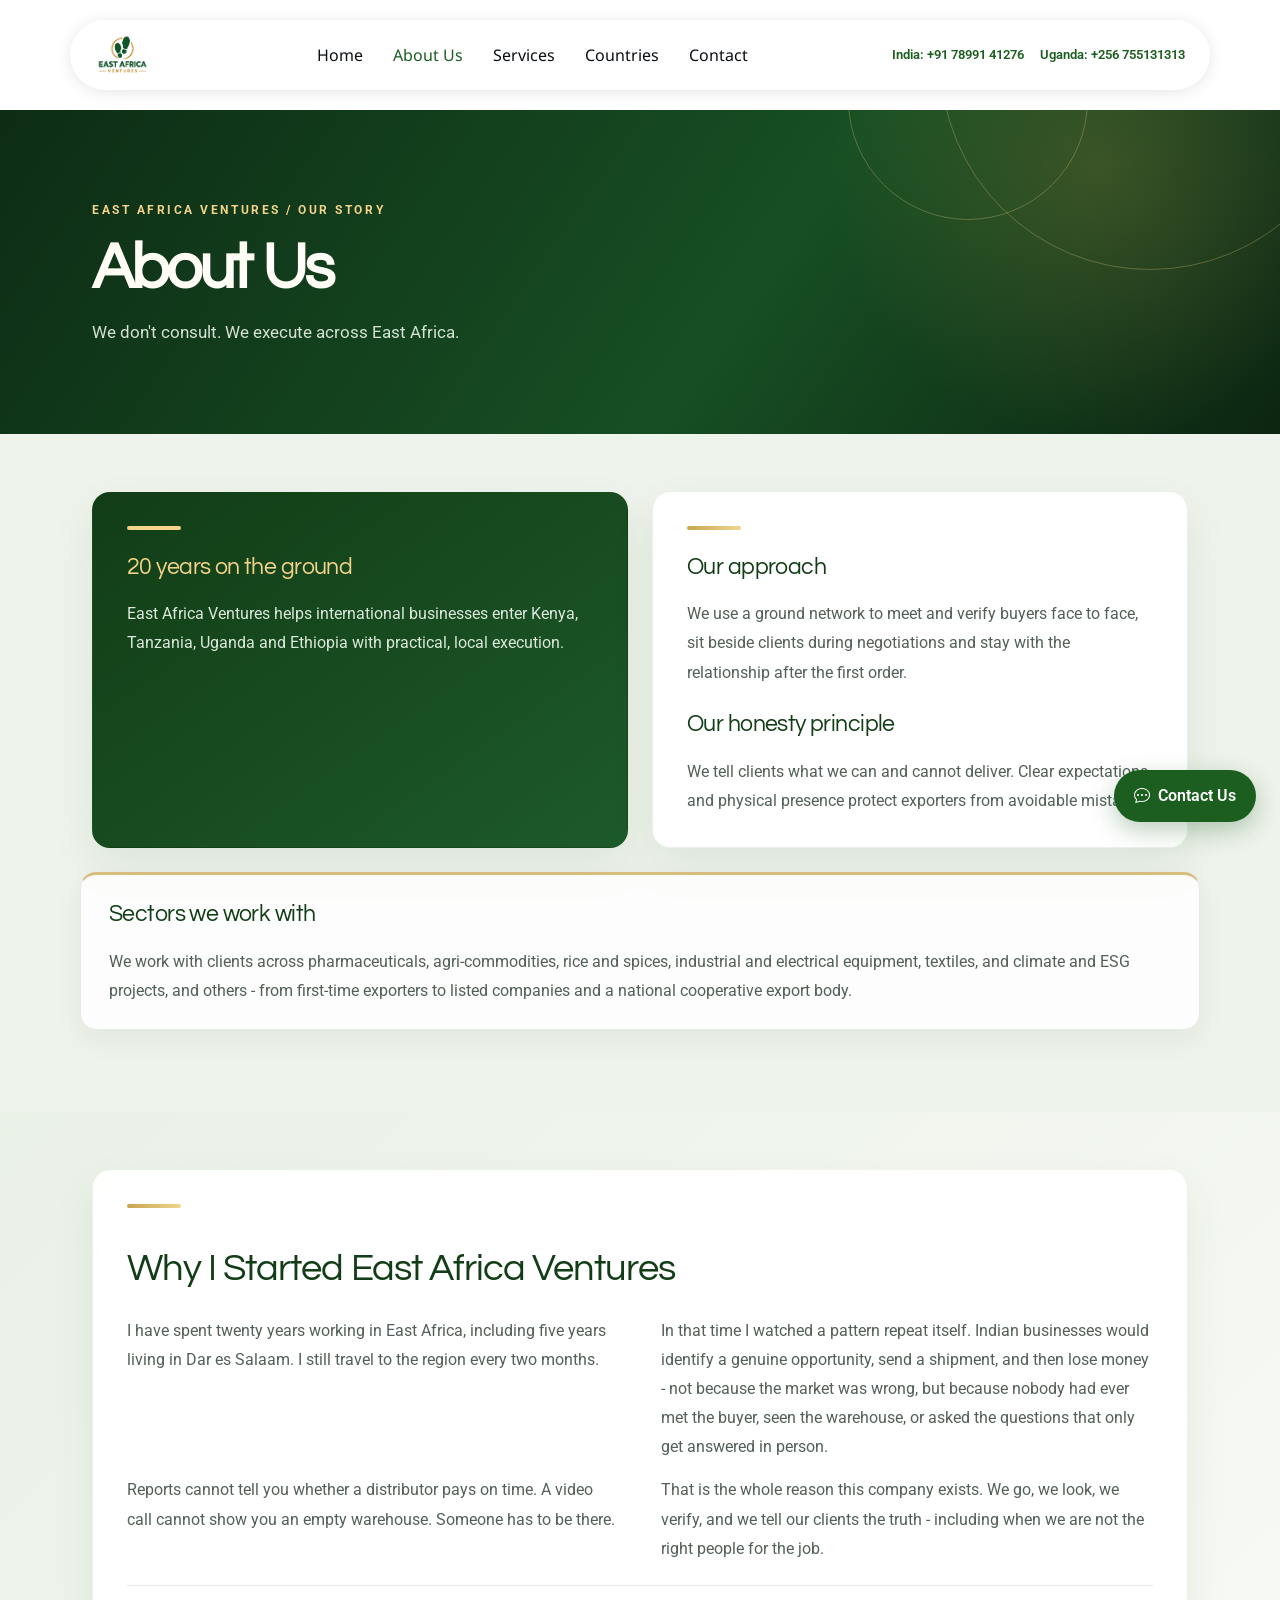
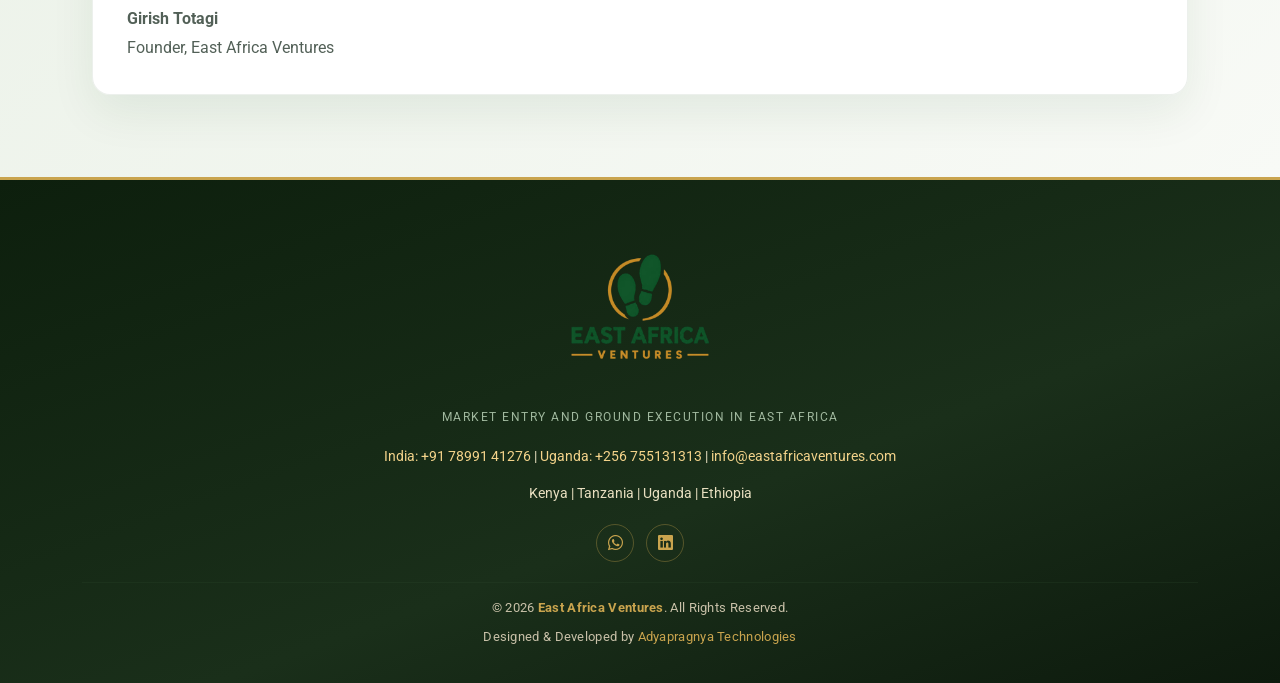
<file: about.html>
<!DOCTYPE html>
<html lang="en">

<head>
  <meta charset="utf-8">
  <meta name="viewport" content="width=device-width, initial-scale=1">
  <title>About Us | East Africa Ventures</title>
  <meta name="description" content="East Africa Ventures brings 20 years of on-the-ground experience to market entry and execution.">
  <link rel="icon" href="assets/img/east-africa-ventures-logo.png">
  <link href="https://fonts.googleapis.com/css2?family=Roboto:wght@400;500;700&amp;family=Noto+Sans:wght@400;600;700&amp;family=Questrial&amp;display=swap" rel="stylesheet">
  <link href="assets/vendor/bootstrap/css/bootstrap.min.css" rel="stylesheet">
  <link href="assets/vendor/bootstrap-icons/bootstrap-icons.css" rel="stylesheet">
  <link href="assets/css/main.css" rel="stylesheet">
</head>

<body class="page-about">
  <header id="header" class="header d-flex align-items-center sticky-top">
    <div class="header-container container-xl d-flex align-items-center justify-content-between">
      <a class="logo" href="index.html"><img src="assets/img/east-africa-ventures-logo.png" alt="East Africa Ventures" style="max-height:55px;width:auto"></a>
      <nav id="navmenu" class="navmenu">
        <ul>
          <li><a href="index.html">Home</a></li>
          <li><a class="active" href="about.html">About Us</a></li>
          <li><a href="services.html">Services</a></li>
          <li><a href="countries.html">Countries</a></li>
          <li><a href="contact.html">Contact</a></li>
        </ul>
        <i class="mobile-nav-toggle d-xl-none bi bi-list"></i>
      </nav>
      <div class="header-contact d-none d-xl-flex gap-3">
        <a href="tel:+917899141276">India: +91 78991 41276</a>
        <a href="tel:+256755131313">Uganda: +256 755131313</a>
        <a href="contact.html" class="btn btn-primary">Contact Us</a>
      </div>
    </div>
  </header>

  <main>
    <section class="page-title">
      <div class="container">
        <h1>About Us</h1>
        <p>We don't consult. We execute across East Africa.</p>
      </div>
    </section>

    <section class="section">
      <div class="container">
        <div class="row gy-4">
          <div class="col-lg-6">
            <h2>20 years on the ground</h2>
            <p>East Africa Ventures helps international businesses enter Kenya, Tanzania, Uganda and Ethiopia with practical, local execution.</p>
          </div>
          <div class="col-lg-6">
            <h2>Our approach</h2>
            <p>We use a ground network to meet and verify buyers face to face, sit beside clients during negotiations and stay with the relationship after the first order.</p>
            <h2 class="mt-4">Our honesty principle</h2>
            <p>We tell clients what we can and cannot deliver. Clear expectations and physical presence protect exporters from avoidable mistakes.</p>
          </div>
        </div>
        <div class="row mt-4">
          <div class="col-12">
            <h2>Sectors we work with</h2>
            <p>We work with clients across pharmaceuticals, agri-commodities, rice and spices, industrial and electrical equipment, textiles, and climate and ESG projects, and others - from first-time exporters to listed companies and a national cooperative export body.</p>
          </div>
        </div>
      </div>
    </section>

    <section class="section light-background">
      <div class="container">
        <div class="row gy-4 align-items-start">
          <div class="col-lg-8">
            <h2>Why I Started East Africa Ventures</h2>
            <p>I have spent twenty years working in East Africa, including five years living in Dar es Salaam. I still travel to the region every two months.</p>
            <p>In that time I watched a pattern repeat itself. Indian businesses would identify a genuine opportunity, send a shipment, and then lose money - not because the market was wrong, but because nobody had ever met the buyer, seen the warehouse, or asked the questions that only get answered in person.</p>
            <p>Reports cannot tell you whether a distributor pays on time. A video call cannot show you an empty warehouse. Someone has to be there.</p>
            <p>That is the whole reason this company exists. We go, we look, we verify, and we tell our clients the truth - including when we are not the right people for the job.</p>
            <p class="mb-0"><strong>Girish Totagi</strong><br>Founder, East Africa Ventures</p>
          </div>
        </div>
      </div>
    </section>
  </main>

  <footer id="footer" class="footer">
    <div class="container">
      <div class="text-center mb-2">
        <img src="assets/img/east-africa-ventures-logo.png" alt="East Africa Ventures footprint logo" class="footer-logo">
        <span class="footer-tagline">Market entry and ground execution in East Africa</span>
        <p><a href="tel:+917899141276">India: +91 78991 41276</a> | <a href="tel:+256755131313">Uganda: +256 755131313</a> | <a href="mailto:info@eastafricaventures.com">info@eastafricaventures.com</a></p>
        <p>Kenya | Tanzania | Uganda | Ethiopia</p>
      </div>
      <div class="social-links d-flex justify-content-center mb-3">
        <a href="https://wa.me/917899141276" title="WhatsApp"><i class="bi bi-whatsapp"></i></a>
        <a href="https://www.linkedin.com/company/eastafricaventures/" title="LinkedIn"><i class="bi bi-linkedin"></i></a>
      </div>
      <hr class="footer-divider">
      <div class="copyright text-center">
        <p>© <span id="footer-year"></span> <strong>East Africa Ventures</strong>. All Rights Reserved.</p>
        <p class="designed-by">Designed &amp; Developed by <a href="https://www.adyapragnya.com/" target="_blank" rel="noopener">Adyapragnya Technologies</a></p>
      </div>
    </div>
  </footer>
  <script>document.getElementById('footer-year').textContent = new Date().getFullYear();</script>

  <script src="assets/vendor/bootstrap/js/bootstrap.bundle.min.js"></script>
  <script src="assets/js/main.js"></script>
</body>

</html>
</file>
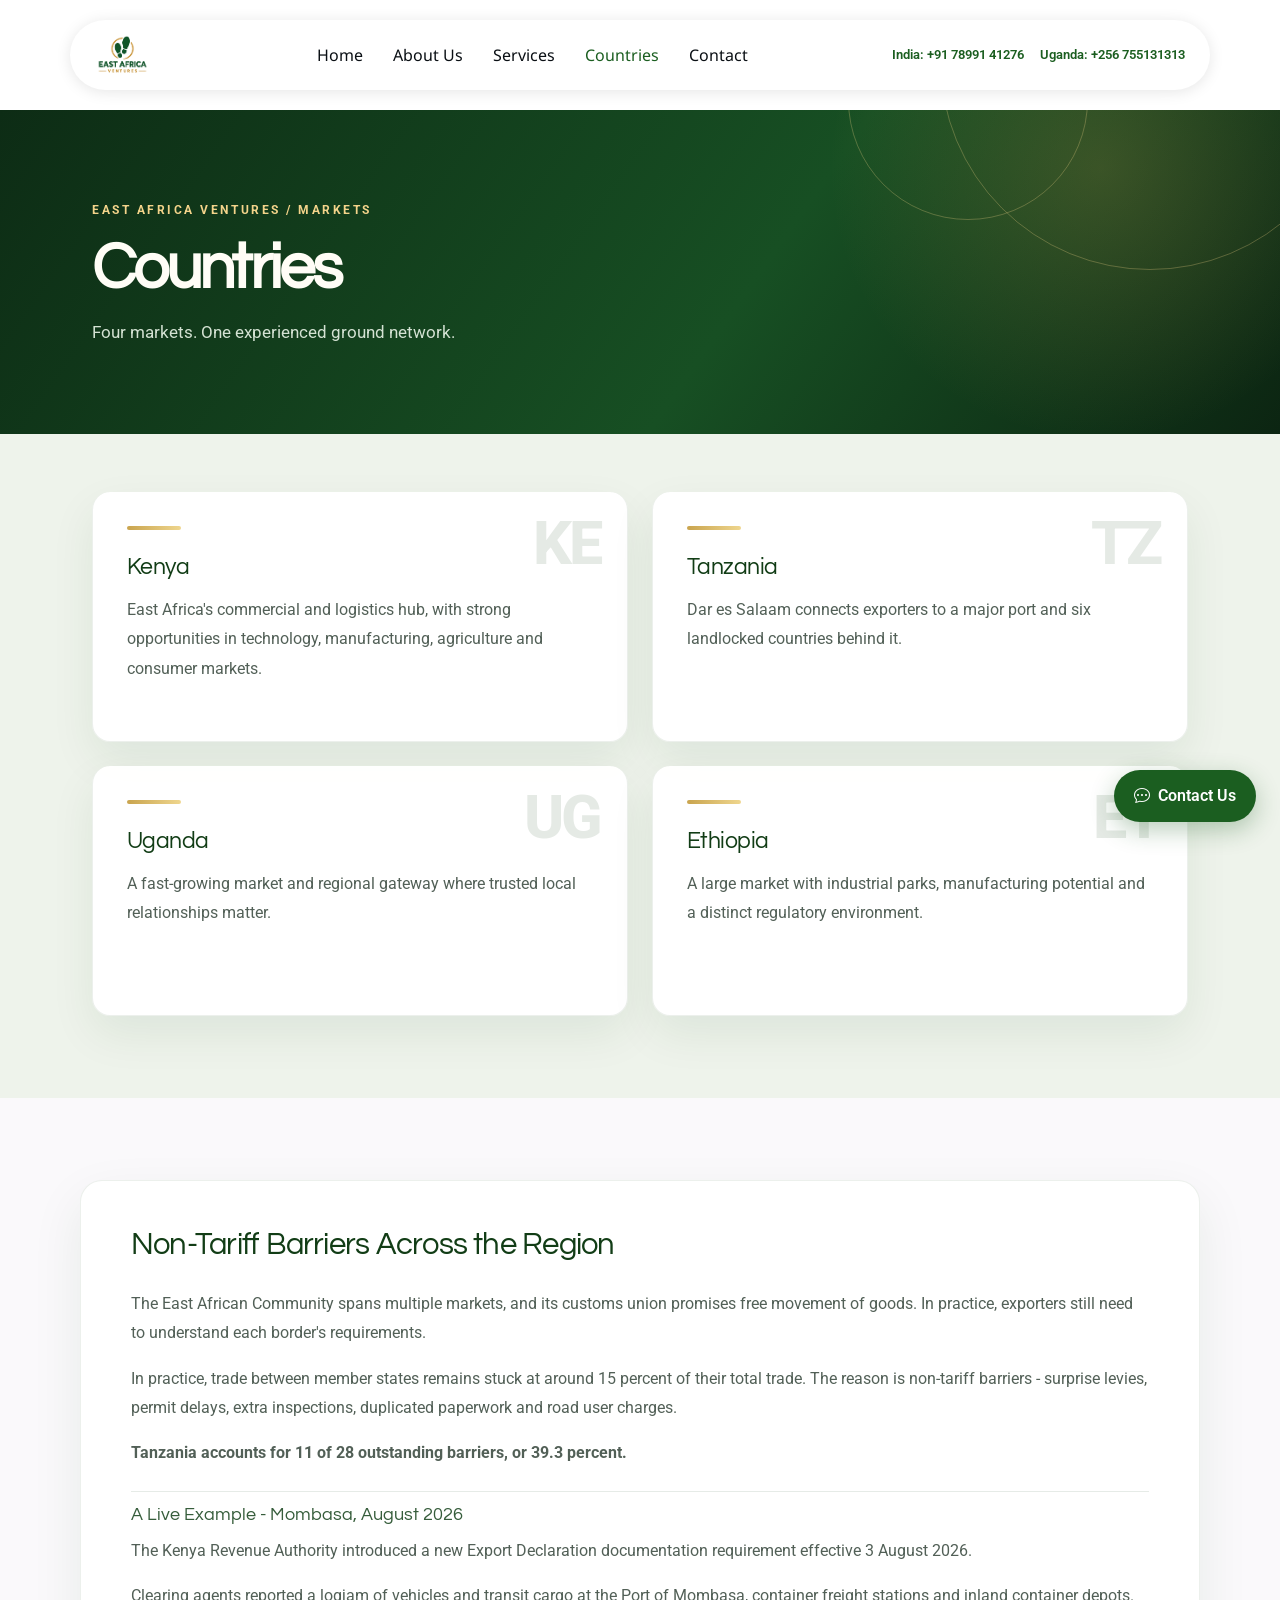
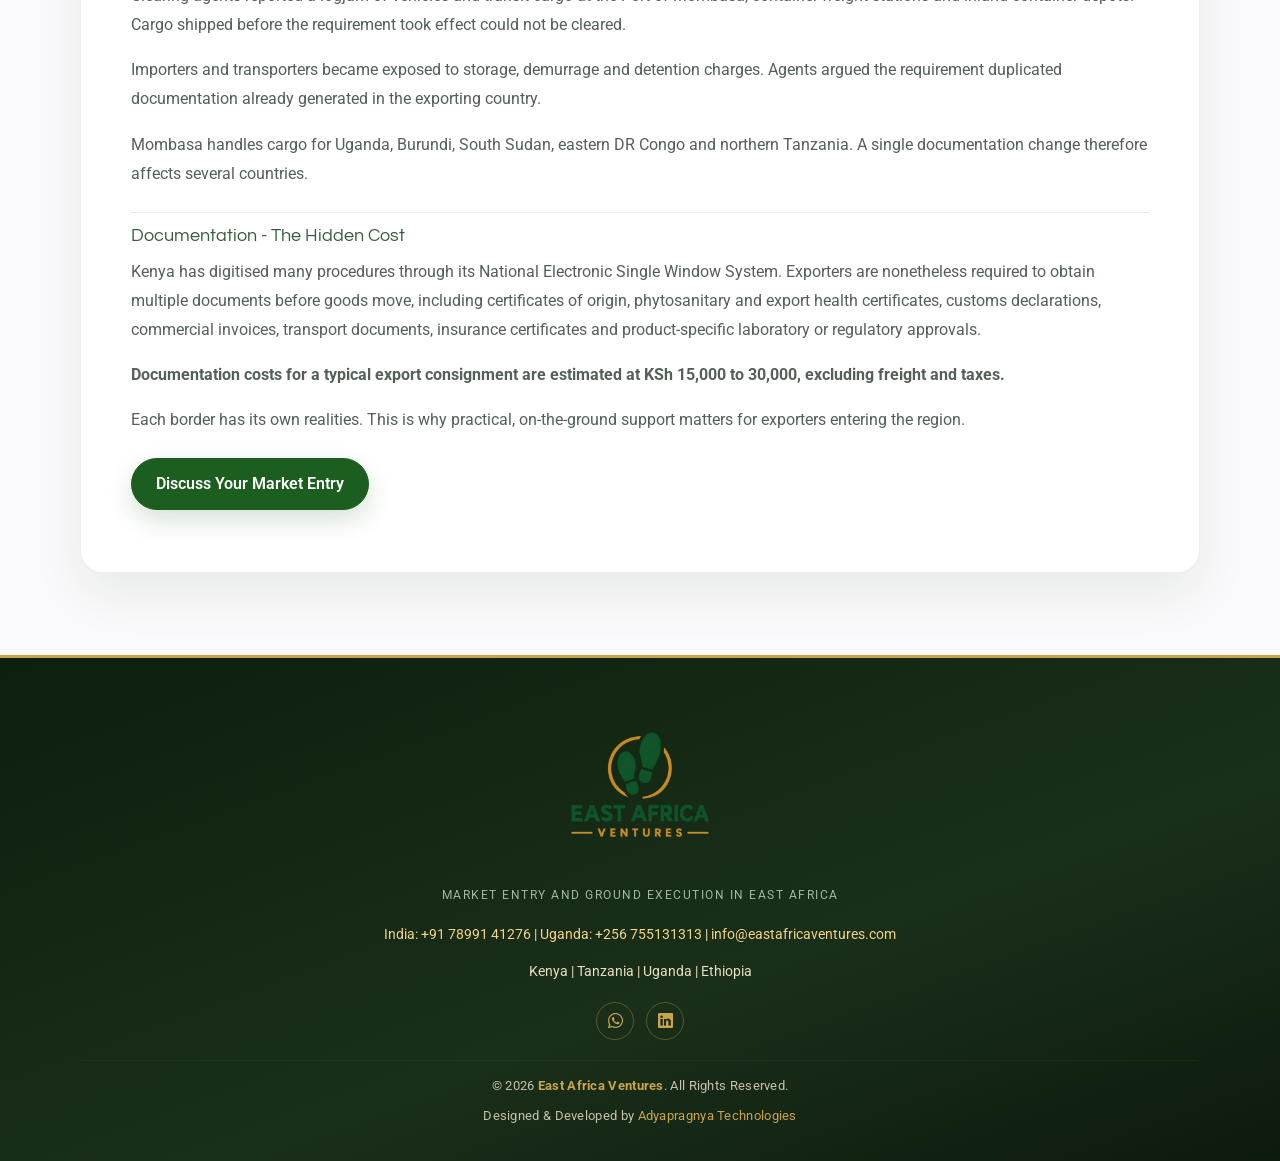
<file: countries.html>
<!DOCTYPE html>
<html lang="en">

<head>
  <meta charset="utf-8">
  <meta name="viewport" content="width=device-width, initial-scale=1">
  <title>Countries | East Africa Ventures</title>
  <meta name="description" content="Market entry support in Kenya, Tanzania, Uganda and Ethiopia, with practical insight into regional trade barriers.">
  <link rel="icon" href="assets/img/east-africa-ventures-logo.png">
  <link href="https://fonts.googleapis.com/css2?family=Roboto:wght@400;500;700&amp;family=Noto+Sans:wght@400;600;700&amp;family=Questrial&amp;display=swap" rel="stylesheet">
  <link href="assets/vendor/bootstrap/css/bootstrap.min.css" rel="stylesheet">
  <link href="assets/vendor/bootstrap-icons/bootstrap-icons.css" rel="stylesheet">
  <link href="assets/css/main.css" rel="stylesheet">
</head>

<body>
  <header id="header" class="header d-flex align-items-center sticky-top">
    <div class="header-container container-xl d-flex align-items-center justify-content-between">
      <a class="logo" href="index.html"><img src="assets/img/east-africa-ventures-logo.png" alt="East Africa Ventures" style="max-height:55px;width:auto"></a>
      <nav id="navmenu" class="navmenu">
        <ul>
          <li><a href="index.html">Home</a></li>
          <li><a href="about.html">About Us</a></li>
          <li><a href="services.html">Services</a></li>
          <li><a class="active" href="countries.html">Countries</a></li>
          <li><a href="contact.html">Contact</a></li>
        </ul>
        <i class="mobile-nav-toggle d-xl-none bi bi-list"></i>
      </nav>
      <div class="header-contact d-none d-xl-flex gap-3">
        <a href="tel:+917899141276">India: +91 78991 41276</a>
        <a href="tel:+256755131313">Uganda: +256 755131313</a>
        <a href="contact.html" class="btn btn-primary">Contact Us</a>
      </div>
    </div>
  </header>

  <main>
    <section class="page-title">
      <div class="container">
        <h1>Countries</h1>
        <p>Four markets. One experienced ground network.</p>
      </div>
    </section>

    <section class="section">
      <div class="container">
        <div class="row gy-4">
          <div class="col-md-6">
            <h2>Kenya</h2>
            <p>East Africa's commercial and logistics hub, with strong opportunities in technology, manufacturing, agriculture and consumer markets.</p>
          </div>
          <div class="col-md-6">
            <h2>Tanzania</h2>
            <p>Dar es Salaam connects exporters to a major port and six landlocked countries behind it.</p>
          </div>
          <div class="col-md-6">
            <h2>Uganda</h2>
            <p>A fast-growing market and regional gateway where trusted local relationships matter.</p>
          </div>
          <div class="col-md-6">
            <h2>Ethiopia</h2>
            <p>A large market with industrial parks, manufacturing potential and a distinct regulatory environment.</p>
          </div>
        </div>
      </div>
    </section>

    <section class="section light-background">
      <div class="container">
        <h2>Non-Tariff Barriers Across the Region</h2>
        <p>The East African Community spans multiple markets, and its customs union promises free movement of goods. In practice, exporters still need to understand each border's requirements.</p>
        <p>In practice, trade between member states remains stuck at around 15 percent of their total trade. The reason is non-tariff barriers - surprise levies, permit delays, extra inspections, duplicated paperwork and road user charges.</p>
        <p><strong>Tanzania accounts for 11 of 28 outstanding barriers, or 39.3 percent.</strong></p>

        <h3 class="mt-4">A Live Example - Mombasa, August 2026</h3>
        <p>The Kenya Revenue Authority introduced a new Export Declaration documentation requirement effective 3 August 2026.</p>
        <p>Clearing agents reported a logjam of vehicles and transit cargo at the Port of Mombasa, container freight stations and inland container depots. Cargo shipped before the requirement took effect could not be cleared.</p>
        <p>Importers and transporters became exposed to storage, demurrage and detention charges. Agents argued the requirement duplicated documentation already generated in the exporting country.</p>
        <p>Mombasa handles cargo for Uganda, Burundi, South Sudan, eastern DR Congo and northern Tanzania. A single documentation change therefore affects several countries.</p>

        <h3 class="mt-4">Documentation - The Hidden Cost</h3>
        <p>Kenya has digitised many procedures through its National Electronic Single Window System. Exporters are nonetheless required to obtain multiple documents before goods move, including certificates of origin, phytosanitary and export health certificates, customs declarations, commercial invoices, transport documents, insurance certificates and product-specific laboratory or regulatory approvals.</p>
        <p><strong>Documentation costs for a typical export consignment are estimated at KSh 15,000 to 30,000, excluding freight and taxes.</strong></p>
        <p>Each border has its own realities. This is why practical, on-the-ground support matters for exporters entering the region.</p>
        <p class="mt-4"><a href="contact.html" class="btn btn-primary">Discuss Your Market Entry</a></p>
      </div>
    </section>
  </main>

  <footer id="footer" class="footer">
    <div class="container">
      <div class="text-center mb-2">
        <img src="assets/img/east-africa-ventures-logo.png" alt="East Africa Ventures footprint logo" class="footer-logo">
        <span class="footer-tagline">Market entry and ground execution in East Africa</span>
        <p><a href="tel:+917899141276">India: +91 78991 41276</a> | <a href="tel:+256755131313">Uganda: +256 755131313</a> | <a href="mailto:info@eastafricaventures.com">info@eastafricaventures.com</a></p>
        <p>Kenya | Tanzania | Uganda | Ethiopia</p>
      </div>
      <div class="social-links d-flex justify-content-center mb-3">
        <a href="https://wa.me/917899141276" title="WhatsApp"><i class="bi bi-whatsapp"></i></a>
        <a href="https://www.linkedin.com/company/eastafricaventures/" title="LinkedIn"><i class="bi bi-linkedin"></i></a>
      </div>
      <hr class="footer-divider">
      <div class="copyright text-center">
        <p>© <span id="footer-year"></span> <strong>East Africa Ventures</strong>. All Rights Reserved.</p>
        <p class="designed-by">Designed &amp; Developed by <a href="https://www.adyapragnya.com/" target="_blank" rel="noopener">Adyapragnya Technologies</a></p>
      </div>
    </div>
  </footer>
  <script>document.getElementById('footer-year').textContent = new Date().getFullYear();</script>

  <script src="assets/vendor/bootstrap/js/bootstrap.bundle.min.js"></script>
  <script src="assets/js/main.js"></script>
</body>

</html>
</file>
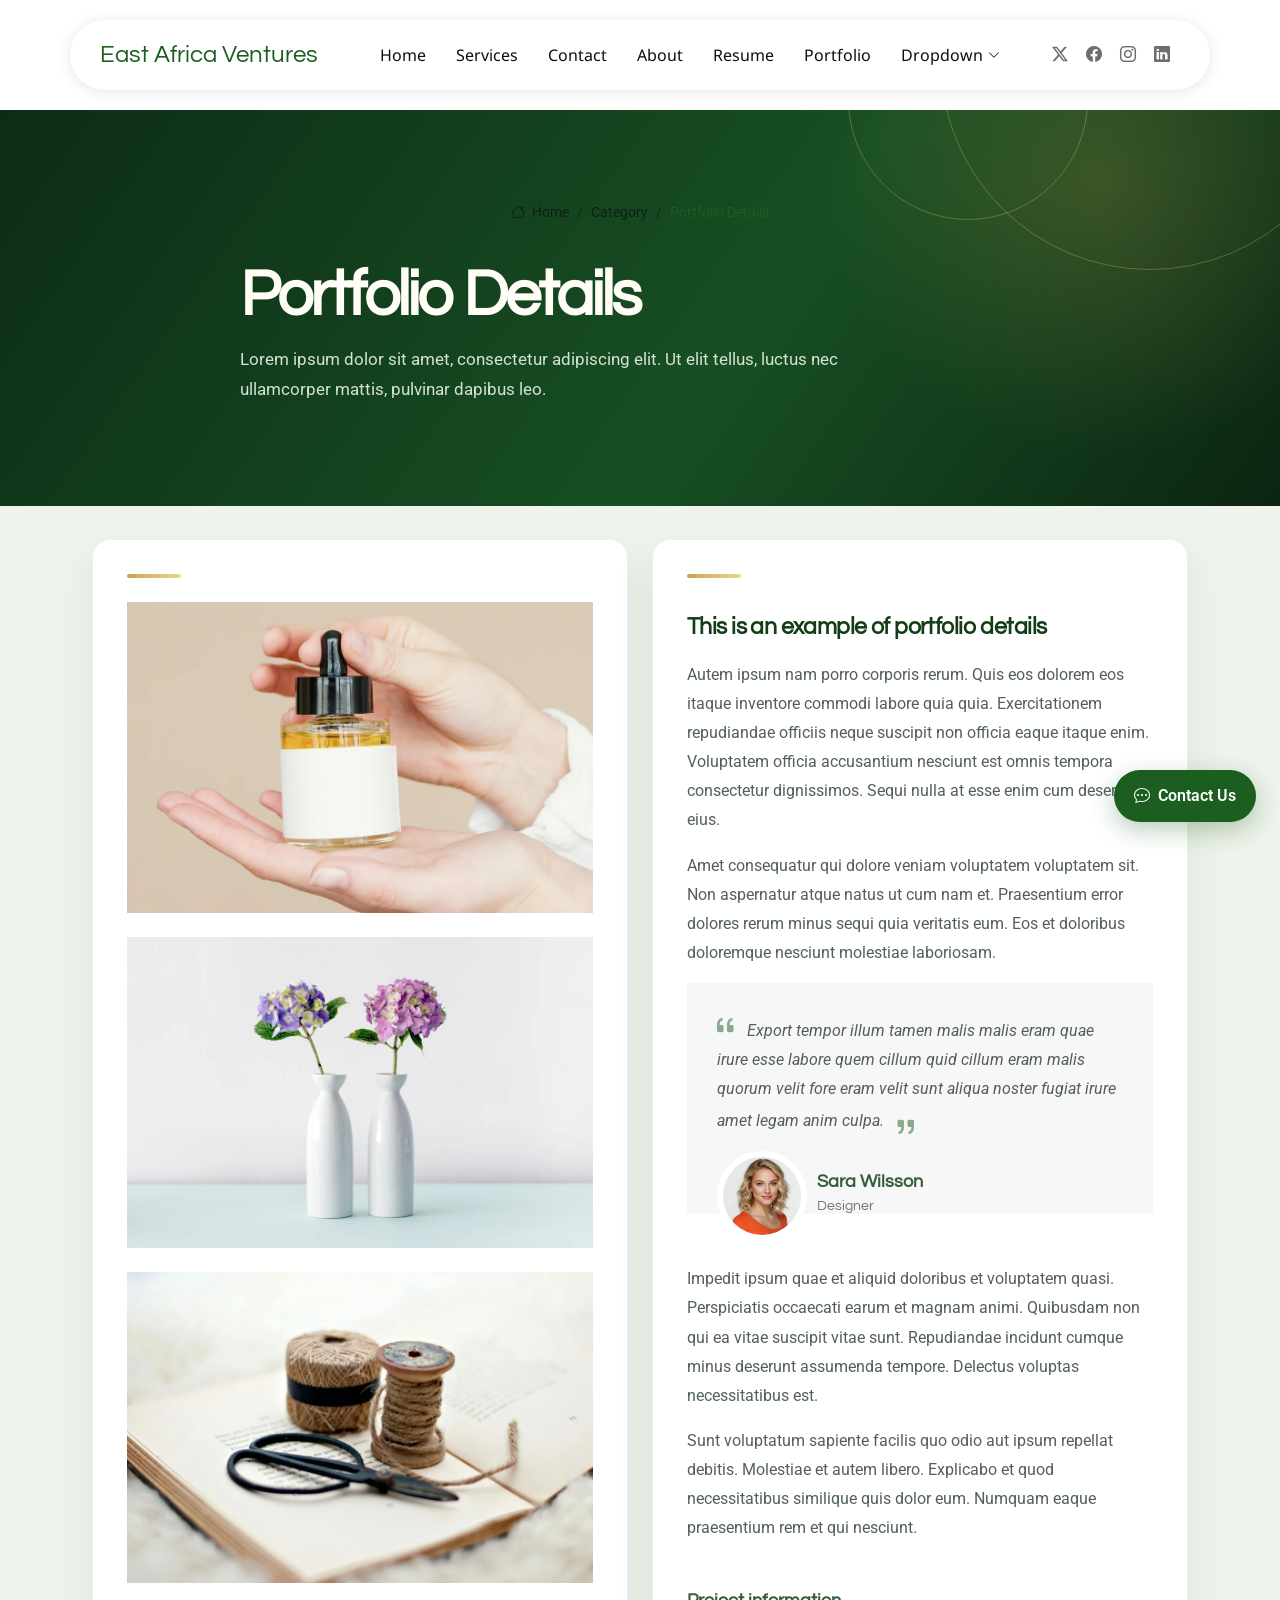
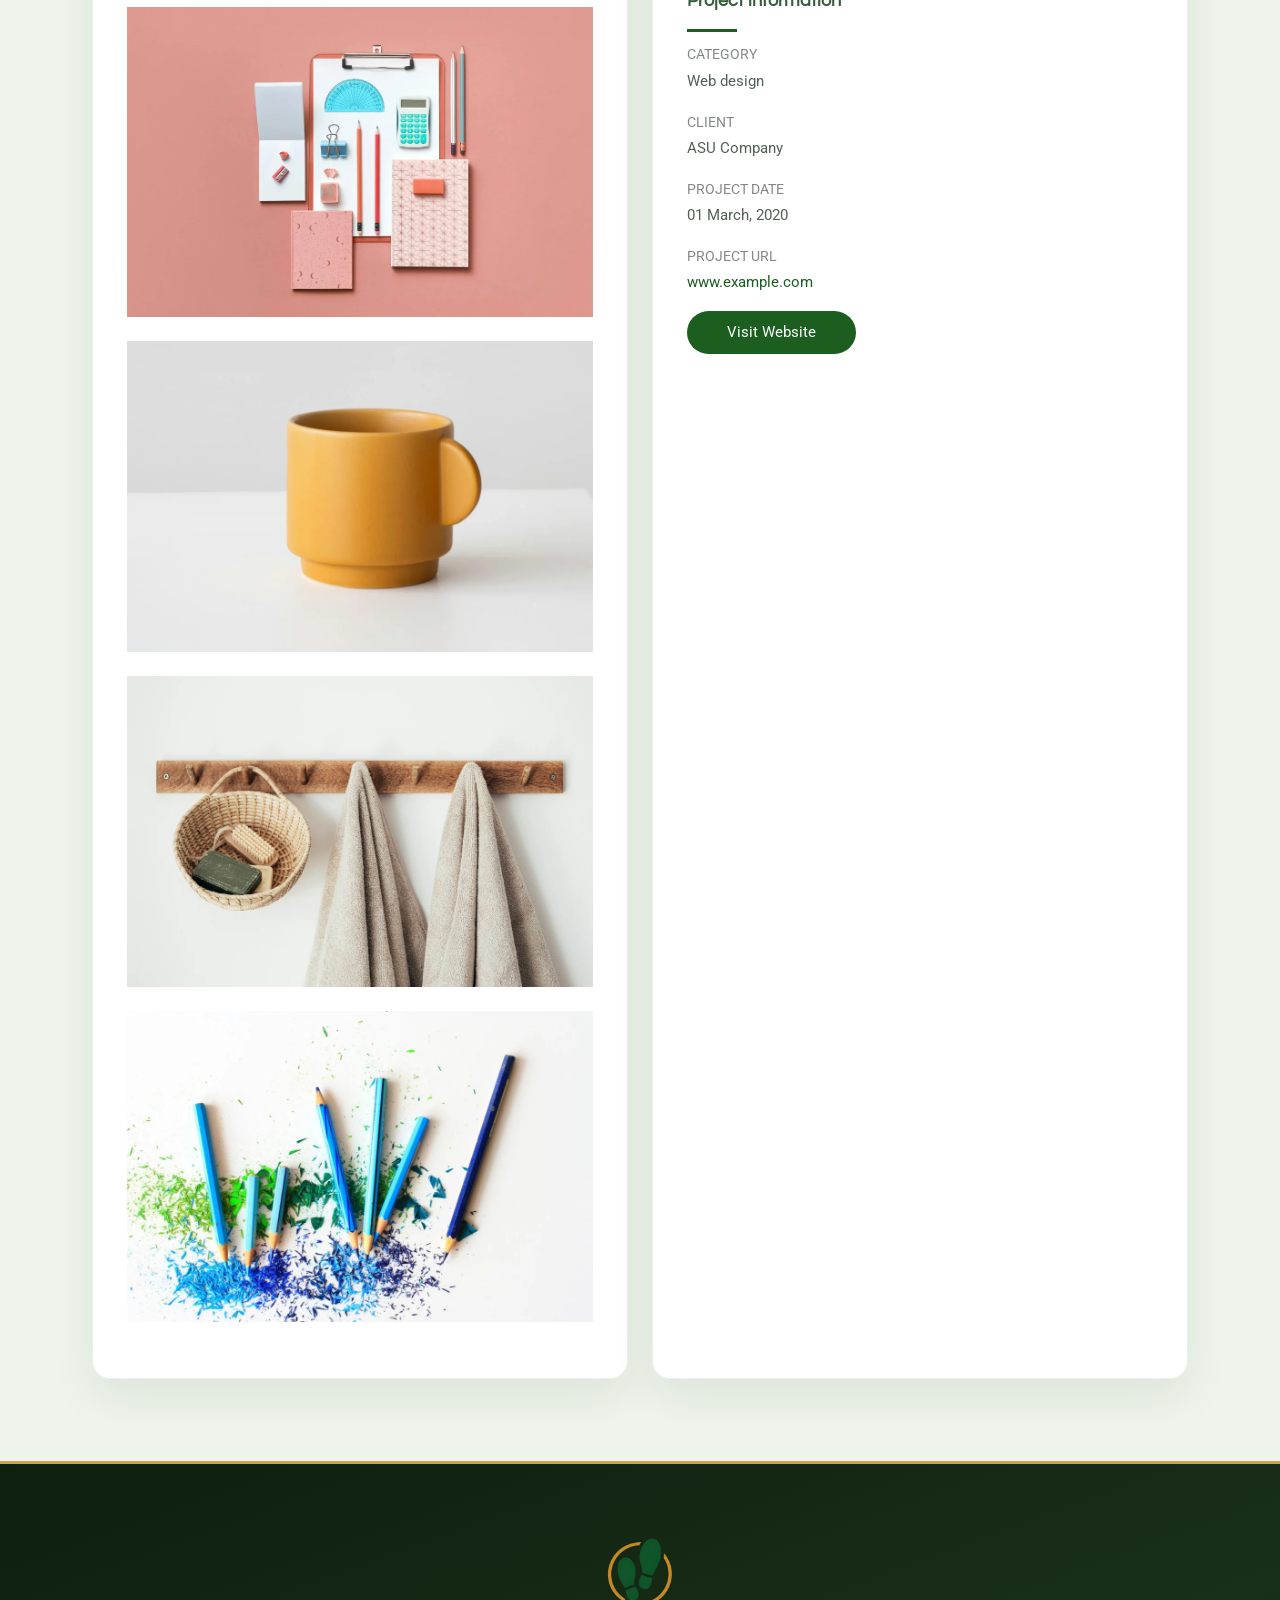
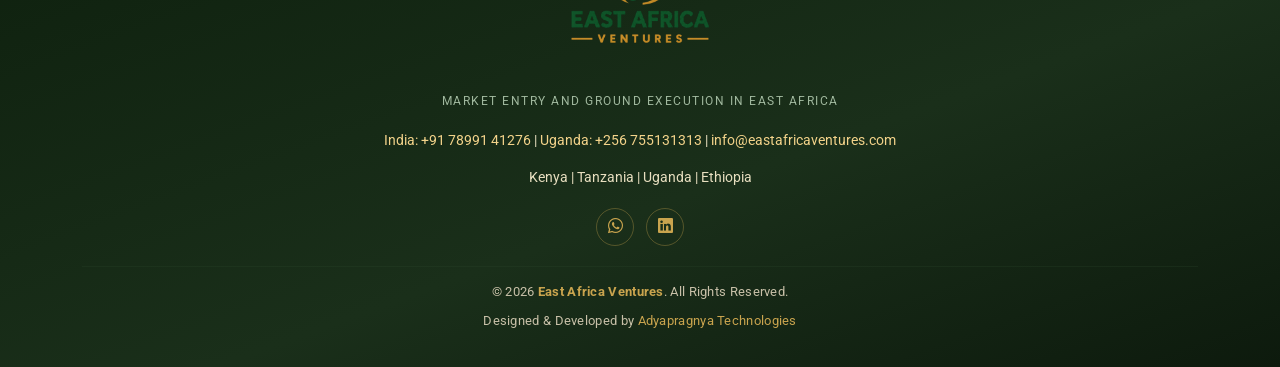
<file: portfolio-details.html>
<!DOCTYPE html>
<html lang="en">

<head>
  <meta charset="utf-8">
  <meta content="width=device-width, initial-scale=1.0" name="viewport">
  <title>Countries | East Africa Ventures</title>
  <meta name="description" content="Market entry support in Kenya, Tanzania, Uganda and Ethiopia.">
  <meta name="keywords" content="">

  <!-- Favicons -->
  <link href="assets/img/favicon.png" rel="icon">
  <link href="assets/img/apple-touch-icon.png" rel="apple-touch-icon">

  <!-- Fonts -->
  <link href="https://fonts.googleapis.com" rel="preconnect">
  <link href="https://fonts.gstatic.com" rel="preconnect" crossorigin>
  <link href="https://fonts.googleapis.com/css2?family=Roboto:ital,wght@0,100;0,300;0,400;0,500;0,700;0,900;1,100;1,300;1,400;1,500;1,700;1,900&family=Noto+Sans:ital,wght@0,100;0,200;0,300;0,400;0,500;0,600;0,700;0,800;0,900;1,100;1,200;1,300;1,400;1,500;1,600;1,700;1,800;1,900&family=Questrial:wght@400&display=swap" rel="stylesheet">

  <!-- Vendor CSS Files -->
  <link href="assets/vendor/bootstrap/css/bootstrap.min.css" rel="stylesheet">
  <link href="assets/vendor/bootstrap-icons/bootstrap-icons.css" rel="stylesheet">
  <link href="assets/vendor/aos/aos.css" rel="stylesheet">
  <link href="assets/vendor/glightbox/css/glightbox.min.css" rel="stylesheet">
  <link href="assets/vendor/swiper/swiper-bundle.min.css" rel="stylesheet">

  <!-- Main CSS File -->
  <link href="assets/css/main.css" rel="stylesheet">

  <!-- =======================================================
  * Template Name: EasyFolio
  * Template URL: https://bootstrapmade.com/easyfolio-bootstrap-portfolio-template/
  * Updated: Feb 21 2025 with Bootstrap v5.3.3
  * Author: BootstrapMade.com
  * License: https://bootstrapmade.com/license/
  ======================================================== -->
</head>

<body class="portfolio-details-page">

  <header id="header" class="header d-flex align-items-center sticky-top">
    <div class="header-container container-fluid container-xl position-relative d-flex align-items-center justify-content-between">

      <a href="index.html" class="logo d-flex align-items-center me-auto me-xl-0">
        <!-- Uncomment the line below if you also wish to use an image logo -->
        <!-- <img src="assets/img/logo.webp" alt=""> -->
        <h1 class="sitename">East Africa Ventures</h1>
      </a>

      <nav id="navmenu" class="navmenu">
        <ul>
          <li><a href="#hero">Home</a></li>
          <li><a href="#about">About</a></li>
          <li><a href="#resume">Resume</a></li>
          <li><a href="#portfolio">Portfolio</a></li>
          <li><a href="#services">Services</a></li>
          <li class="dropdown"><a href="#"><span>Dropdown</span> <i class="bi bi-chevron-down toggle-dropdown"></i></a>
            <ul>
              <li><a href="#">Dropdown 1</a></li>
              <li class="dropdown"><a href="#"><span>Deep Dropdown</span> <i class="bi bi-chevron-down toggle-dropdown"></i></a>
                <ul>
                  <li><a href="#">Deep Dropdown 1</a></li>
                  <li><a href="#">Deep Dropdown 2</a></li>
                  <li><a href="#">Deep Dropdown 3</a></li>
                  <li><a href="#">Deep Dropdown 4</a></li>
                  <li><a href="#">Deep Dropdown 5</a></li>
                </ul>
              </li>
              <li><a href="#">Dropdown 2</a></li>
              <li><a href="#">Dropdown 3</a></li>
              <li><a href="#">Dropdown 4</a></li>
            </ul>
          </li>
          <li><a href="#contact">Contact</a></li>
        </ul>
        <i class="mobile-nav-toggle d-xl-none bi bi-list"></i>
      </nav>

      <div class="header-social-links">
        <a href="#" class="twitter"><i class="bi bi-twitter-x"></i></a>
        <a href="#" class="facebook"><i class="bi bi-facebook"></i></a>
        <a href="#" class="instagram"><i class="bi bi-instagram"></i></a>
        <a href="#" class="linkedin"><i class="bi bi-linkedin"></i></a>
      </div>

    </div>
  </header>

  <main class="main">

    <!-- Page Title -->
    <div class="page-title">
      <div class="breadcrumbs">
        <nav aria-label="breadcrumb">
          <ol class="breadcrumb">
            <li class="breadcrumb-item"><a href="#"><i class="bi bi-house"></i> Home</a></li>
            <li class="breadcrumb-item"><a href="#">Category</a></li>
            <li class="breadcrumb-item active current">Portfolio Details</li>
          </ol>
        </nav>
      </div>

      <div class="title-wrapper">
        <h1>Portfolio Details</h1>
        <p>Lorem ipsum dolor sit amet, consectetur adipiscing elit. Ut elit tellus, luctus nec ullamcorper mattis, pulvinar dapibus leo.</p>
      </div>
    </div><!-- End Page Title -->

    <!-- Portfolio Details Section -->
    <section id="portfolio-details" class="portfolio-details section">

      <div class="container" data-aos="fade-up">

        <div class="row gy-4 g-lg-5">
          <div class="col-lg-6">
            <img src="assets/img/portfolio/portfolio-1.webp" class="img-fluid mb-4" alt="">
            <img src="assets/img/portfolio/portfolio-10.webp" class="img-fluid mb-4" alt="">
            <img src="assets/img/portfolio/portfolio-7.webp" class="img-fluid mb-4" alt="">
            <img src="assets/img/portfolio/portfolio-4.webp" class="img-fluid mb-4" alt="">
            <img src="assets/img/portfolio/portfolio-5.webp" class="img-fluid mb-4" alt="">
            <img src="assets/img/portfolio/portfolio-11.webp" class="img-fluid mb-4" alt="">
            <img src="assets/img/portfolio/portfolio-8.webp" class="img-fluid mb-4" alt="">
          </div>

          <div class="col-lg-6">

            <div class="position-sticky" style="top: 40px">
              <div class="portfolio-description">
                <h2>This is an example of portfolio details</h2>
                <p>
                  Autem ipsum nam porro corporis rerum. Quis eos dolorem eos itaque inventore commodi labore quia quia. Exercitationem repudiandae officiis neque suscipit non officia eaque itaque enim. Voluptatem officia accusantium nesciunt est omnis tempora consectetur dignissimos. Sequi nulla at esse enim cum deserunt eius.
                </p>
                <p>
                  Amet consequatur qui dolore veniam voluptatem voluptatem sit. Non aspernatur atque natus ut cum nam et. Praesentium error dolores rerum minus sequi quia veritatis eum. Eos et doloribus doloremque nesciunt molestiae laboriosam.
                </p>

                <div class="testimonial-item">
                  <p>
                    <i class="bi bi-quote quote-icon-left"></i>
                    <span>Export tempor illum tamen malis malis eram quae irure esse labore quem cillum quid cillum eram malis quorum velit fore eram velit sunt aliqua noster fugiat irure amet legam anim culpa.</span>
                    <i class="bi bi-quote quote-icon-right"></i>
                  </p>
                  <div>
                    <img src="assets/img/person/person-f-5.webp" class="testimonial-img" alt="">
                    <h3>Sara Wilsson</h3>
                    <h4>Designer</h4>
                  </div>
                </div>

                <p>
                  Impedit ipsum quae et aliquid doloribus et voluptatem quasi. Perspiciatis occaecati earum et magnam animi. Quibusdam non qui ea vitae suscipit vitae sunt. Repudiandae incidunt cumque minus deserunt assumenda tempore. Delectus voluptas necessitatibus est.
                </p>

                <p>
                  Sunt voluptatum sapiente facilis quo odio aut ipsum repellat debitis. Molestiae et autem libero. Explicabo et quod necessitatibus similique quis dolor eum. Numquam eaque praesentium rem et qui nesciunt.
                </p>

              </div>

              <div class="portfolio-info mt-5">
                <h3>Project information</h3>
                <ul>
                  <li><strong>Category</strong> Web design</li>
                  <li><strong>Client</strong> ASU Company</li>
                  <li><strong>Project date</strong> 01 March, 2020</li>
                  <li><strong>Project URL</strong> <a href="#">www.example.com</a></li>
                  <li><a href="#" class="btn-visit align-self-start">Visit Website</a></li>
                </ul>
              </div>
            </div>

          </div>
        </div>

      </div>

    </section><!-- /Portfolio Details Section -->

  </main>

  <footer id="footer" class="footer">

    <div class="container">
      <div class="text-center mb-2">
        <img src="assets/img/east-africa-ventures-logo.png" alt="East Africa Ventures footprint logo" class="footer-logo">
        <span class="footer-tagline">Market entry and ground execution in East Africa</span>
        <p><a href="tel:+917899141276">India: +91 78991 41276</a> | <a href="tel:+256755131313">Uganda: +256 755131313</a> | <a href="mailto:info@eastafricaventures.com">info@eastafricaventures.com</a></p>
        <p>Kenya | Tanzania | Uganda | Ethiopia</p>
      </div>
      <div class="social-links d-flex justify-content-center mb-3">
        <a href="https://wa.me/917899141276" title="WhatsApp"><i class="bi bi-whatsapp"></i></a>
        <a href="https://www.linkedin.com/company/eastafricaventures/" title="LinkedIn"><i class="bi bi-linkedin"></i></a>
      </div>
      <hr class="footer-divider">
      <div class="copyright text-center">
        <p>© <span id="footer-year"></span> <strong>East Africa Ventures</strong>. All Rights Reserved.</p>
        <p class="designed-by">Designed &amp; Developed by <a href="https://www.adyapragnya.com/" target="_blank" rel="noopener">Adyapragnya Technologies</a></p>
      </div>
    </div>

  </footer>

  <script>document.getElementById('footer-year').textContent = new Date().getFullYear();</script>

  <!-- Scroll Top -->
  <a href="#" id="scroll-top" class="scroll-top d-flex align-items-center justify-content-center"><i class="bi bi-arrow-up-short"></i></a>

  <!-- Vendor JS Files -->
  <script src="assets/vendor/bootstrap/js/bootstrap.bundle.min.js"></script>
  <script src="assets/vendor/php-email-form/validate.js"></script>
  <script src="assets/vendor/aos/aos.js"></script>
  <script src="assets/vendor/waypoints/noframework.waypoints.js"></script>
  <script src="assets/vendor/glightbox/js/glightbox.min.js"></script>
  <script src="assets/vendor/imagesloaded/imagesloaded.pkgd.min.js"></script>
  <script src="assets/vendor/isotope-layout/isotope.pkgd.min.js"></script>
  <script src="assets/vendor/swiper/swiper-bundle.min.js"></script>

  <!-- Main JS File -->
  <script src="assets/js/main.js"></script>

</body>

</html>
</file>
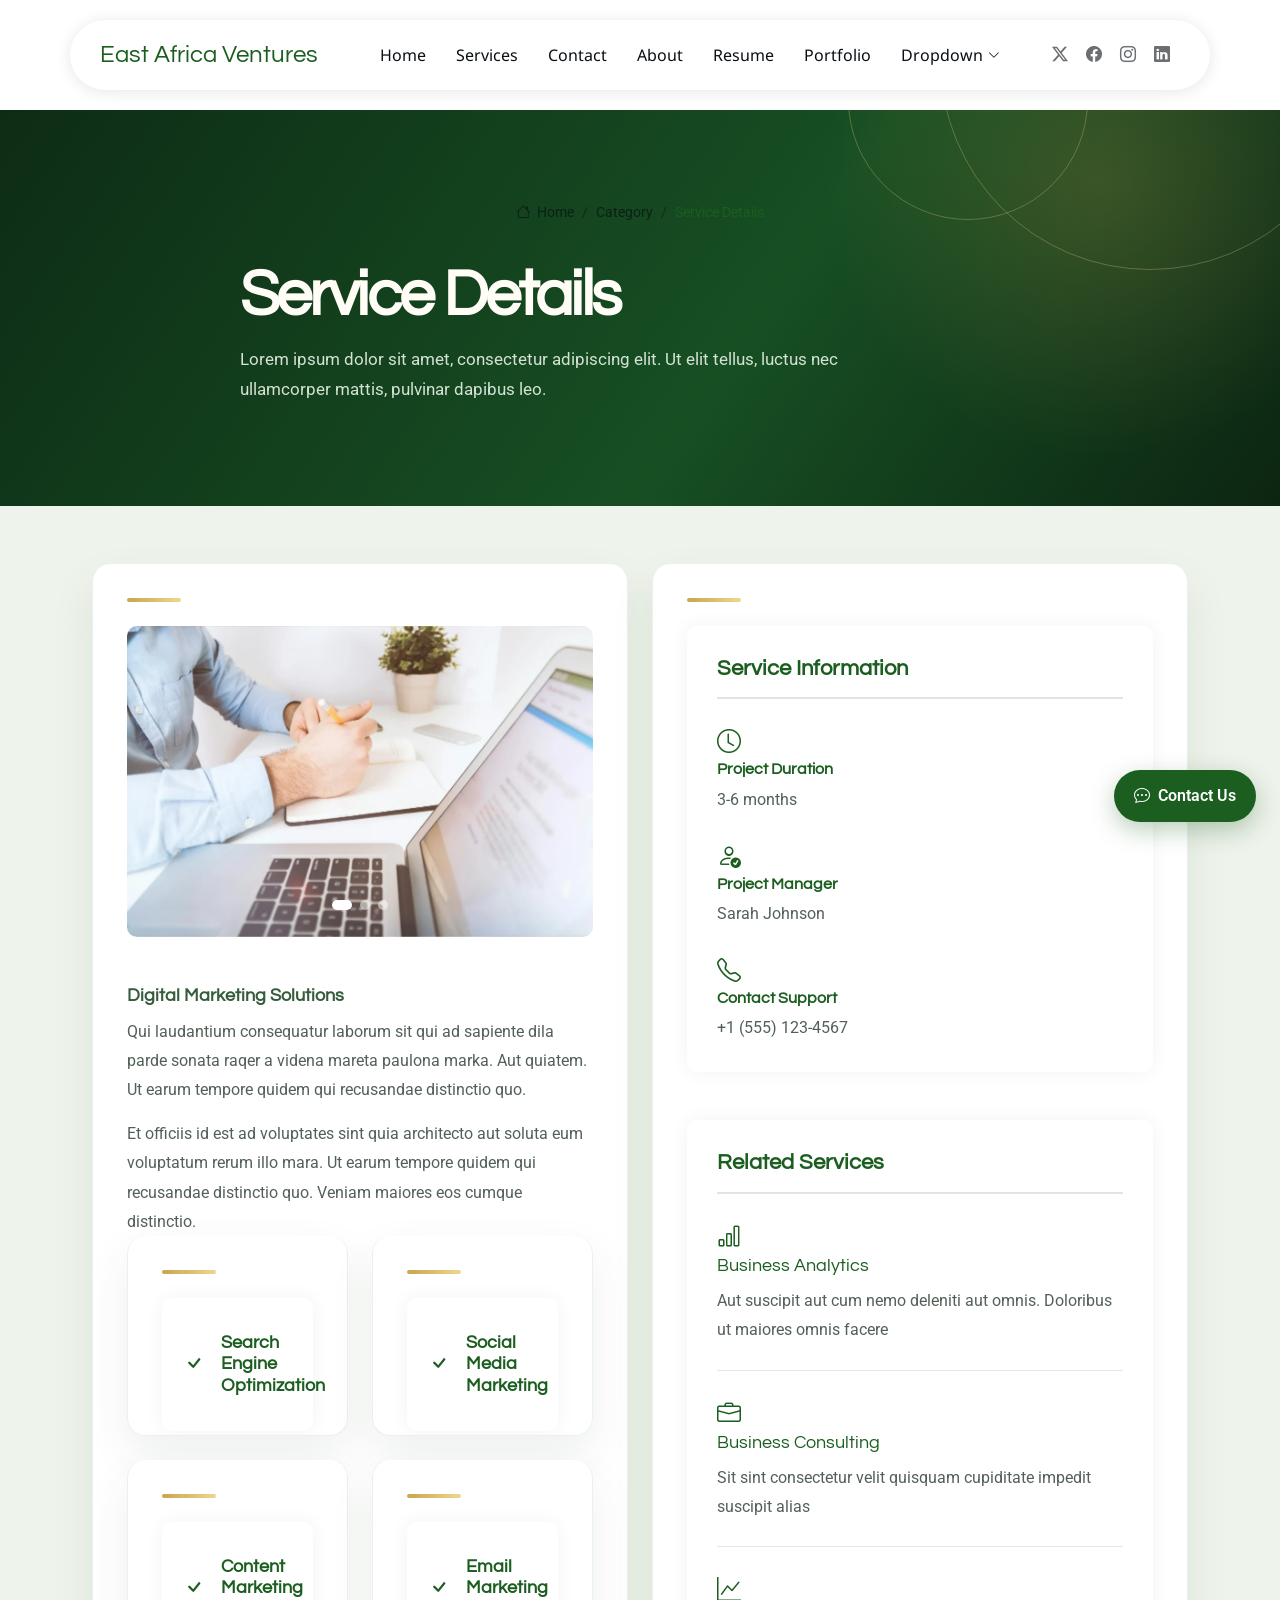
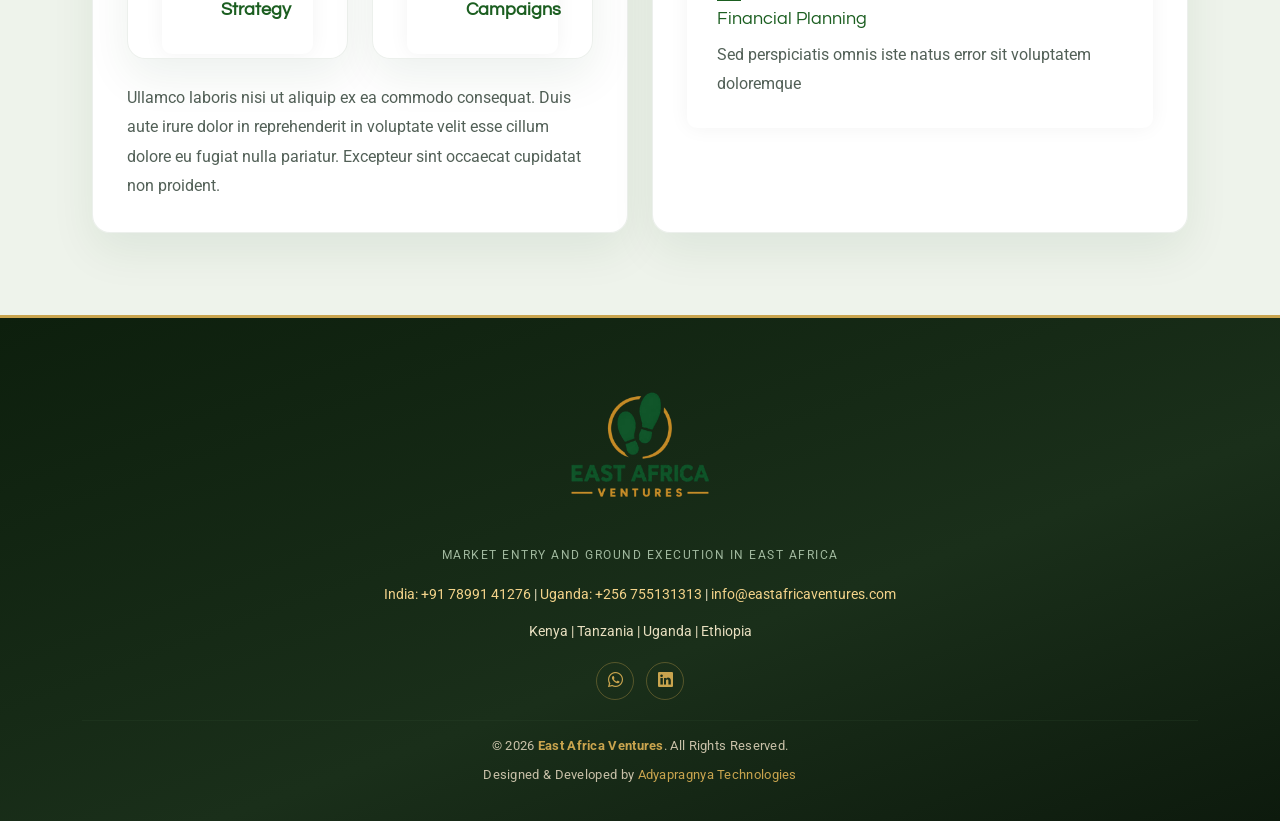
<file: service-details.html>
<!DOCTYPE html>
<html lang="en">

<head>
  <meta charset="utf-8">
  <meta content="width=device-width, initial-scale=1.0" name="viewport">
  <title>Services | East Africa Ventures</title>
  <meta name="description" content="Ground execution for exporters entering East Africa.">
  <meta name="keywords" content="">

  <!-- Favicons -->
  <link href="assets/img/favicon.png" rel="icon">
  <link href="assets/img/apple-touch-icon.png" rel="apple-touch-icon">

  <!-- Fonts -->
  <link href="https://fonts.googleapis.com" rel="preconnect">
  <link href="https://fonts.gstatic.com" rel="preconnect" crossorigin>
  <link href="https://fonts.googleapis.com/css2?family=Roboto:ital,wght@0,100;0,300;0,400;0,500;0,700;0,900;1,100;1,300;1,400;1,500;1,700;1,900&family=Noto+Sans:ital,wght@0,100;0,200;0,300;0,400;0,500;0,600;0,700;0,800;0,900;1,100;1,200;1,300;1,400;1,500;1,600;1,700;1,800;1,900&family=Questrial:wght@400&display=swap" rel="stylesheet">

  <!-- Vendor CSS Files -->
  <link href="assets/vendor/bootstrap/css/bootstrap.min.css" rel="stylesheet">
  <link href="assets/vendor/bootstrap-icons/bootstrap-icons.css" rel="stylesheet">
  <link href="assets/vendor/aos/aos.css" rel="stylesheet">
  <link href="assets/vendor/glightbox/css/glightbox.min.css" rel="stylesheet">
  <link href="assets/vendor/swiper/swiper-bundle.min.css" rel="stylesheet">

  <!-- Main CSS File -->
  <link href="assets/css/main.css" rel="stylesheet">

  <!-- =======================================================
  * Template Name: EasyFolio
  * Template URL: https://bootstrapmade.com/easyfolio-bootstrap-portfolio-template/
  * Updated: Feb 21 2025 with Bootstrap v5.3.3
  * Author: BootstrapMade.com
  * License: https://bootstrapmade.com/license/
  ======================================================== -->
</head>

<body class="service-details-page">

  <header id="header" class="header d-flex align-items-center sticky-top">
    <div class="header-container container-fluid container-xl position-relative d-flex align-items-center justify-content-between">

      <a href="index.html" class="logo d-flex align-items-center me-auto me-xl-0">
        <!-- Uncomment the line below if you also wish to use an image logo -->
        <!-- <img src="assets/img/logo.webp" alt=""> -->
        <h1 class="sitename">East Africa Ventures</h1>
      </a>

      <nav id="navmenu" class="navmenu">
        <ul>
          <li><a href="#hero">Home</a></li>
          <li><a href="#about">About</a></li>
          <li><a href="#resume">Resume</a></li>
          <li><a href="#portfolio">Portfolio</a></li>
          <li><a href="#services">Services</a></li>
          <li class="dropdown"><a href="#"><span>Dropdown</span> <i class="bi bi-chevron-down toggle-dropdown"></i></a>
            <ul>
              <li><a href="#">Dropdown 1</a></li>
              <li class="dropdown"><a href="#"><span>Deep Dropdown</span> <i class="bi bi-chevron-down toggle-dropdown"></i></a>
                <ul>
                  <li><a href="#">Deep Dropdown 1</a></li>
                  <li><a href="#">Deep Dropdown 2</a></li>
                  <li><a href="#">Deep Dropdown 3</a></li>
                  <li><a href="#">Deep Dropdown 4</a></li>
                  <li><a href="#">Deep Dropdown 5</a></li>
                </ul>
              </li>
              <li><a href="#">Dropdown 2</a></li>
              <li><a href="#">Dropdown 3</a></li>
              <li><a href="#">Dropdown 4</a></li>
            </ul>
          </li>
          <li><a href="#contact">Contact</a></li>
        </ul>
        <i class="mobile-nav-toggle d-xl-none bi bi-list"></i>
      </nav>

      <div class="header-social-links">
        <a href="#" class="twitter"><i class="bi bi-twitter-x"></i></a>
        <a href="#" class="facebook"><i class="bi bi-facebook"></i></a>
        <a href="#" class="instagram"><i class="bi bi-instagram"></i></a>
        <a href="#" class="linkedin"><i class="bi bi-linkedin"></i></a>
      </div>

    </div>
  </header>

  <main class="main">

    <!-- Page Title -->
    <div class="page-title">
      <div class="breadcrumbs">
        <nav aria-label="breadcrumb">
          <ol class="breadcrumb">
            <li class="breadcrumb-item"><a href="#"><i class="bi bi-house"></i> Home</a></li>
            <li class="breadcrumb-item"><a href="#">Category</a></li>
            <li class="breadcrumb-item active current">Service Details</li>
          </ol>
        </nav>
      </div>

      <div class="title-wrapper">
        <h1>Service Details</h1>
        <p>Lorem ipsum dolor sit amet, consectetur adipiscing elit. Ut elit tellus, luctus nec ullamcorper mattis, pulvinar dapibus leo.</p>
      </div>
    </div><!-- End Page Title -->

    <!-- Service Details Section -->
    <section id="service-details" class="service-details section">

      <div class="container" data-aos="fade-up" data-aos-delay="100">

        <div class="row gy-4">

          <div class="col-lg-8">
            <div class="service-details-slider swiper init-swiper">
              <script type="application/json" class="swiper-config">
                {
                  "loop": true,
                  "speed": 600,
                  "autoplay": {
                    "delay": 5000
                  },
                  "slidesPerView": 1,
                  "pagination": {
                    "el": ".swiper-pagination",
                    "type": "bullets",
                    "clickable": true
                  }
                }
              </script>
              <div class="swiper-wrapper align-items-center">
                <div class="swiper-slide">
                  <img src="assets/img/services/services-1.webp" alt="" class="img-fluid" loading="lazy">
                </div>
                <div class="swiper-slide">
                  <img src="assets/img/services/services-2.webp" alt="" class="img-fluid" loading="lazy">
                </div>
                <div class="swiper-slide">
                  <img src="assets/img/services/services-3.webp" alt="" class="img-fluid" loading="lazy">
                </div>
              </div>
              <div class="swiper-pagination"></div>
            </div>

            <div class="content mt-5">
              <h3>Digital Marketing Solutions</h3>
              <p>
                Qui laudantium consequatur laborum sit qui ad sapiente dila parde sonata raqer a videna mareta paulona marka. Aut quiatem. Ut earum tempore quidem qui recusandae distinctio quo.
              </p>
              <p>
                Et officiis id est ad voluptates sint quia architecto aut soluta eum voluptatum rerum illo mara. Ut earum tempore quidem qui recusandae distinctio quo. Veniam maiores eos cumque distinctio.
              </p>

              <div class="features mt-4">
                <div class="row gy-4">
                  <div class="col-md-6" data-aos="fade-up" data-aos-delay="100">
                    <div class="feature-box d-flex align-items-center">
                      <i class="bi bi-check"></i>
                      <h4>Search Engine Optimization</h4>
                    </div>
                  </div>
                  <div class="col-md-6" data-aos="fade-up" data-aos-delay="200">
                    <div class="feature-box d-flex align-items-center">
                      <i class="bi bi-check"></i>
                      <h4>Social Media Marketing</h4>
                    </div>
                  </div>
                  <div class="col-md-6" data-aos="fade-up" data-aos-delay="300">
                    <div class="feature-box d-flex align-items-center">
                      <i class="bi bi-check"></i>
                      <h4>Content Marketing Strategy</h4>
                    </div>
                  </div>
                  <div class="col-md-6" data-aos="fade-up" data-aos-delay="400">
                    <div class="feature-box d-flex align-items-center">
                      <i class="bi bi-check"></i>
                      <h4>Email Marketing Campaigns</h4>
                    </div>
                  </div>
                </div>
              </div>

              <p class="mt-4">
                Ullamco laboris nisi ut aliquip ex ea commodo consequat. Duis aute irure dolor in reprehenderit in voluptate velit esse cillum dolore eu fugiat nulla pariatur. Excepteur sint occaecat cupidatat non proident.
              </p>
            </div>
          </div>

          <div class="col-lg-4">
            <div class="service-info">
              <h4>Service Information</h4>
              <div class="info-item">
                <i class="bi bi-clock"></i>
                <h5>Project Duration</h5>
                <p>3-6 months</p>
              </div>
              <div class="info-item">
                <i class="bi bi-person-check"></i>
                <h5>Project Manager</h5>
                <p>Sarah Johnson</p>
              </div>
              <div class="info-item">
                <i class="bi bi-telephone"></i>
                <h5>Contact Support</h5>
                <p>+1 (555) 123-4567</p>
              </div>
            </div>

            <div class="related-services mt-5">
              <h4>Related Services</h4>
              <div class="service-item">
                <i class="bi bi-bar-chart"></i>
                <h5><a href="#">Business Analytics</a></h5>
                <p>Aut suscipit aut cum nemo deleniti aut omnis. Doloribus ut maiores omnis facere</p>
              </div>
              <div class="service-item">
                <i class="bi bi-briefcase"></i>
                <h5><a href="#">Business Consulting</a></h5>
                <p>Sit sint consectetur velit quisquam cupiditate impedit suscipit alias</p>
              </div>
              <div class="service-item">
                <i class="bi bi-graph-up"></i>
                <h5><a href="#">Financial Planning</a></h5>
                <p>Sed perspiciatis omnis iste natus error sit voluptatem doloremque</p>
              </div>
            </div>
          </div>

        </div>

      </div>

    </section><!-- /Service Details Section -->

  </main>

  <footer id="footer" class="footer">

    <div class="container">
      <div class="text-center mb-2">
        <img src="assets/img/east-africa-ventures-logo.png" alt="East Africa Ventures footprint logo" class="footer-logo">
        <span class="footer-tagline">Market entry and ground execution in East Africa</span>
        <p><a href="tel:+917899141276">India: +91 78991 41276</a> | <a href="tel:+256755131313">Uganda: +256 755131313</a> | <a href="mailto:info@eastafricaventures.com">info@eastafricaventures.com</a></p>
        <p>Kenya | Tanzania | Uganda | Ethiopia</p>
      </div>
      <div class="social-links d-flex justify-content-center mb-3">
        <a href="https://wa.me/917899141276" title="WhatsApp"><i class="bi bi-whatsapp"></i></a>
        <a href="https://www.linkedin.com/company/eastafricaventures/" title="LinkedIn"><i class="bi bi-linkedin"></i></a>
      </div>
      <hr class="footer-divider">
      <div class="copyright text-center">
        <p>© <span id="footer-year"></span> <strong>East Africa Ventures</strong>. All Rights Reserved.</p>
        <p class="designed-by">Designed &amp; Developed by <a href="https://www.adyapragnya.com/" target="_blank" rel="noopener">Adyapragnya Technologies</a></p>
      </div>
    </div>

  </footer>

  <script>document.getElementById('footer-year').textContent = new Date().getFullYear();</script>

  <!-- Scroll Top -->
  <a href="#" id="scroll-top" class="scroll-top d-flex align-items-center justify-content-center"><i class="bi bi-arrow-up-short"></i></a>

  <!-- Vendor JS Files -->
  <script src="assets/vendor/bootstrap/js/bootstrap.bundle.min.js"></script>
  <script src="assets/vendor/php-email-form/validate.js"></script>
  <script src="assets/vendor/aos/aos.js"></script>
  <script src="assets/vendor/waypoints/noframework.waypoints.js"></script>
  <script src="assets/vendor/glightbox/js/glightbox.min.js"></script>
  <script src="assets/vendor/imagesloaded/imagesloaded.pkgd.min.js"></script>
  <script src="assets/vendor/isotope-layout/isotope.pkgd.min.js"></script>
  <script src="assets/vendor/swiper/swiper-bundle.min.js"></script>

  <!-- Main JS File -->
  <script src="assets/js/main.js"></script>

</body>

</html>
</file>
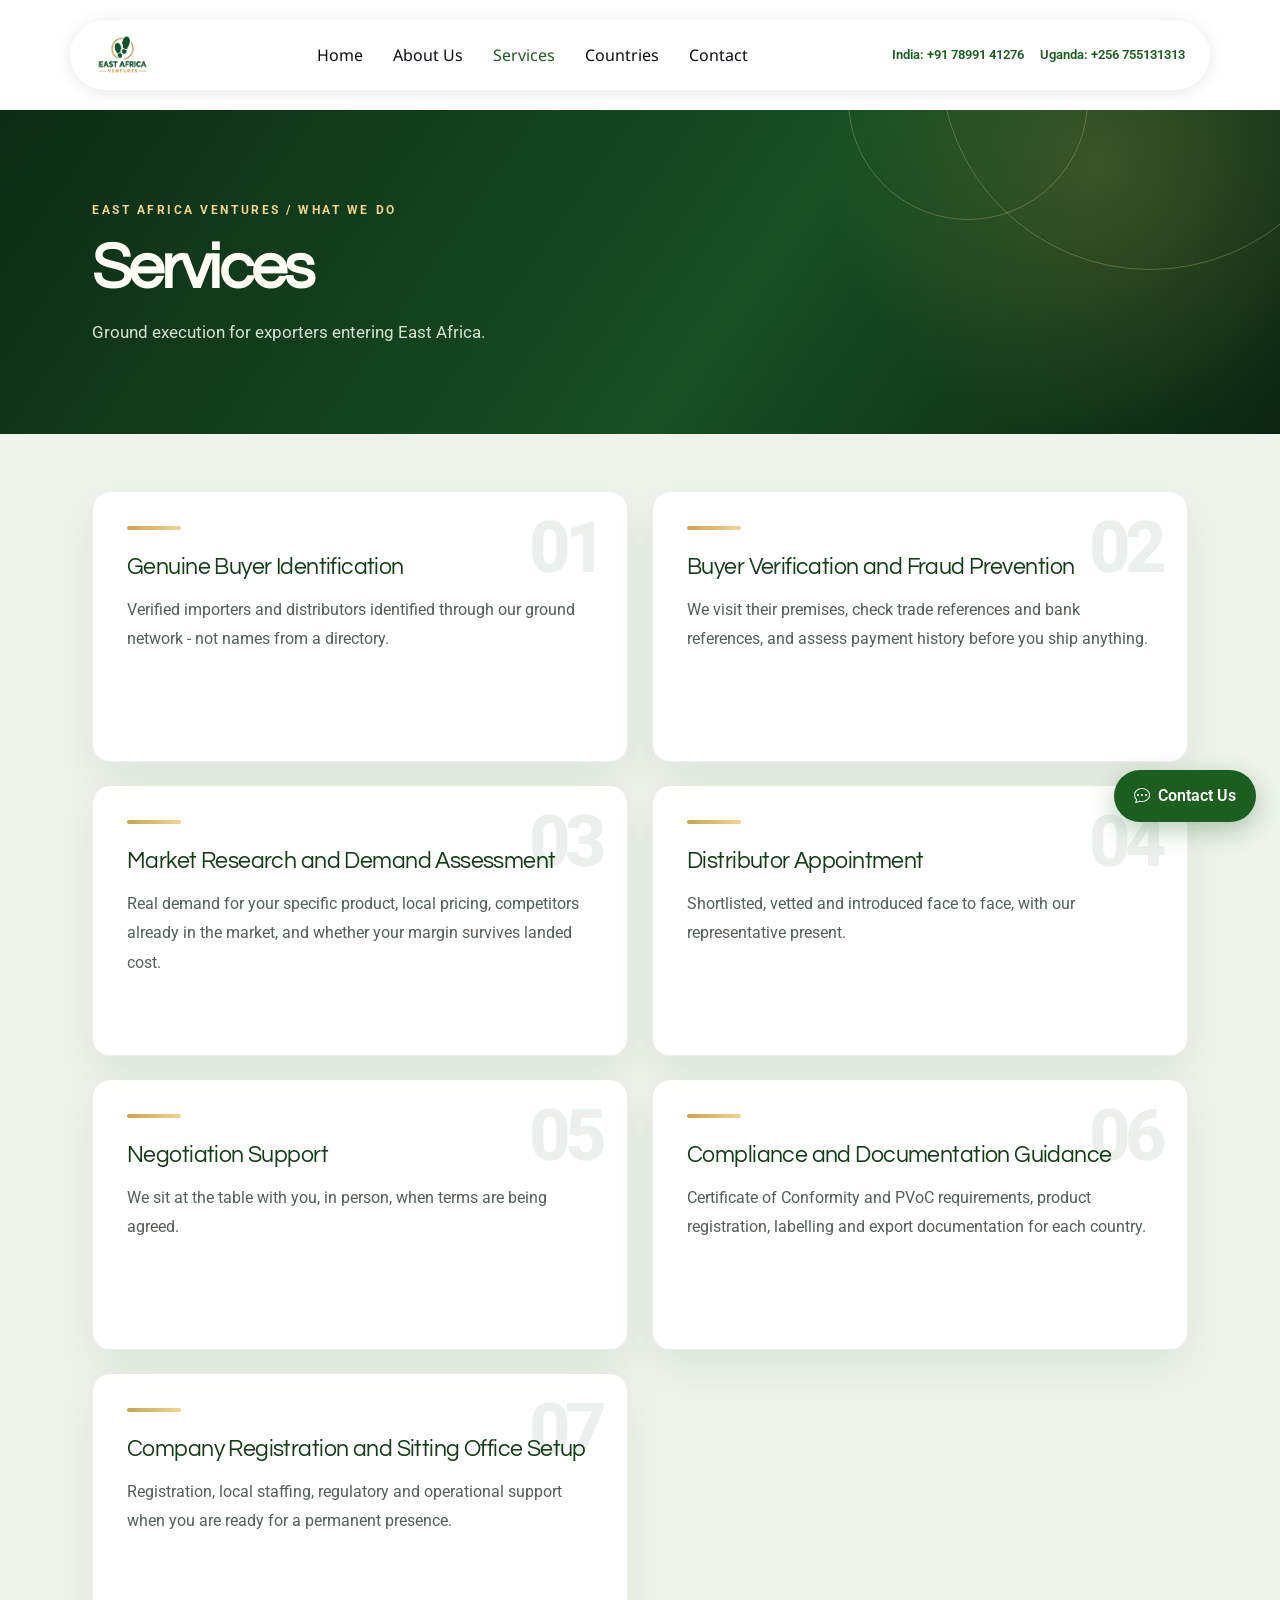
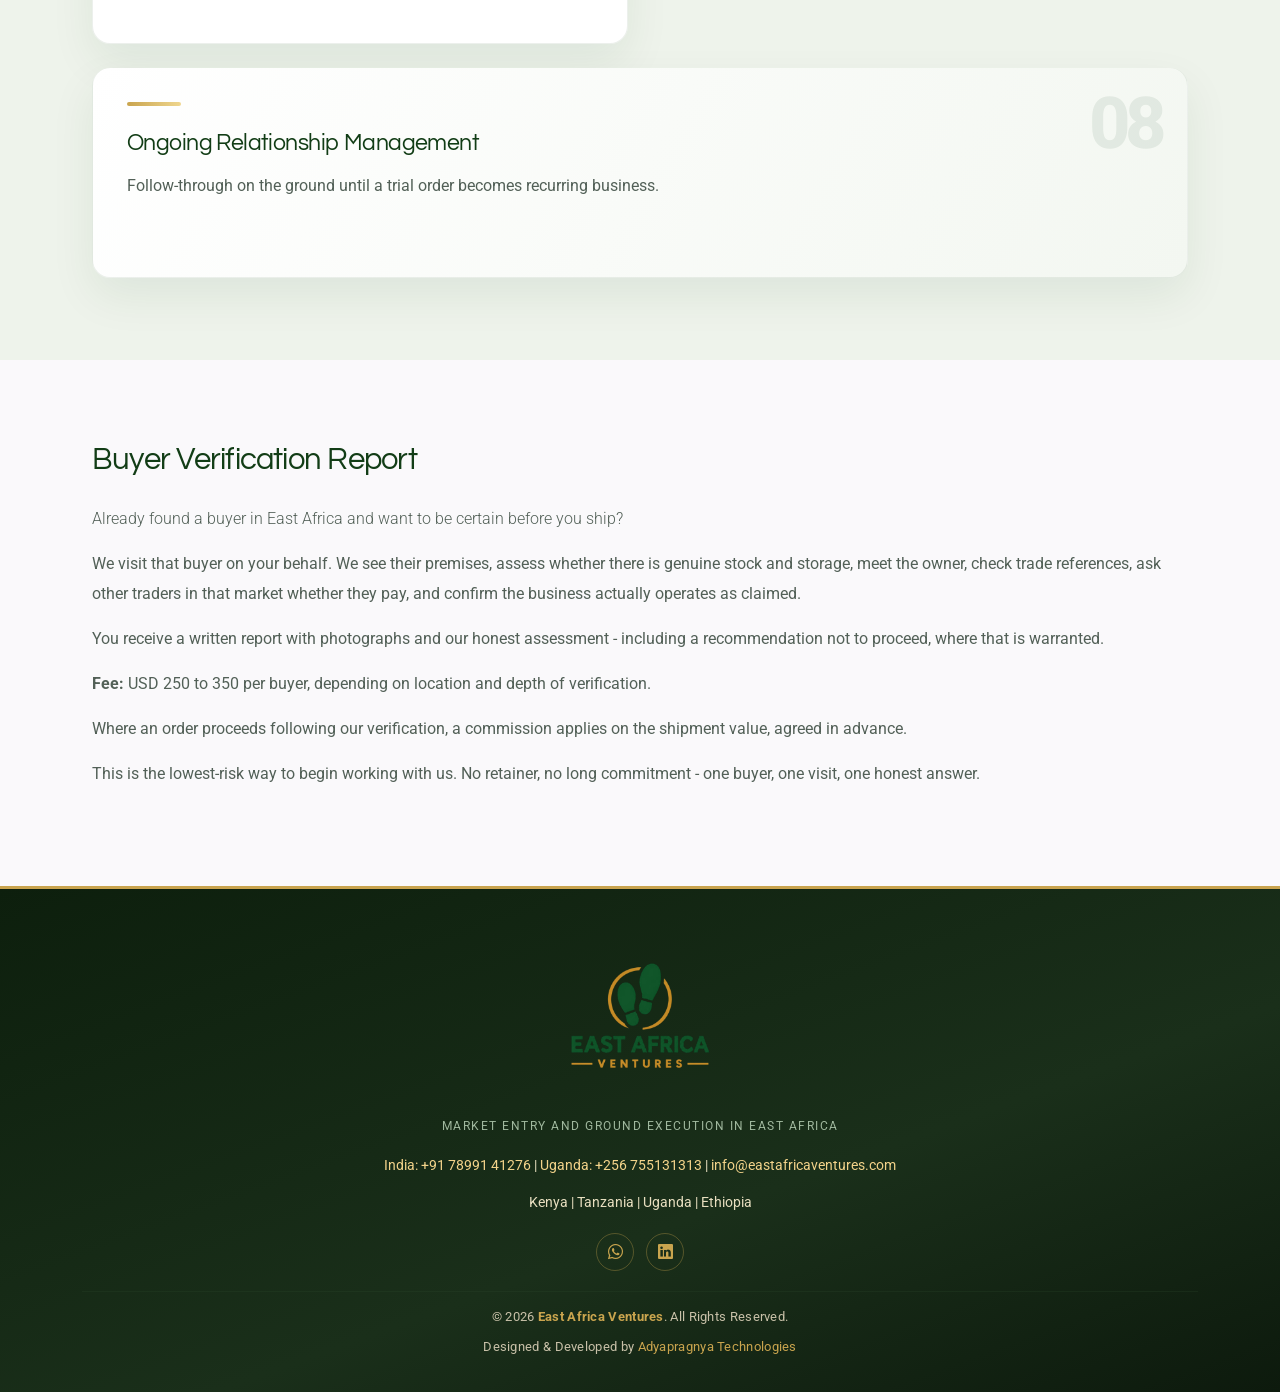
<file: services.html>
<!DOCTYPE html>
<html lang="en">
<head>
  <meta charset="utf-8">
  <meta name="viewport" content="width=device-width, initial-scale=1">
  <title>Services | East Africa Ventures</title>
  <meta name="description" content="Buyer verification, market visits, negotiations and operations support across East Africa.">
  <link rel="icon" href="assets/img/east-africa-ventures-logo.png">
  <link href="https://fonts.googleapis.com/css2?family=Roboto:wght@400;500;700&family=Noto+Sans:wght@400;600;700&family=Questrial&display=swap" rel="stylesheet">
  <link href="assets/vendor/bootstrap/css/bootstrap.min.css" rel="stylesheet">
  <link href="assets/vendor/bootstrap-icons/bootstrap-icons.css" rel="stylesheet">
  <link href="assets/css/main.css" rel="stylesheet">
</head>
<body class="page-services">
  <header id="header" class="header d-flex align-items-center sticky-top"><div class="header-container container-xl d-flex align-items-center justify-content-between">
    <a class="logo" href="index.html"><img src="assets/img/east-africa-ventures-logo.png" alt="East Africa Ventures" style="max-height:55px;width:auto"></a>
    <nav id="navmenu" class="navmenu"><ul><li><a href="index.html">Home</a></li><li><a class="active" href="services.html">Services</a></li><li><a href="countries.html">Countries</a></li><li><a href="about.html">About Us</a></li><li><a href="contact.html">Contact</a></li></ul><i class="mobile-nav-toggle d-xl-none bi bi-list"></i></nav>
    <div class="header-contact d-none d-xl-flex gap-3"><a href="tel:+917899141276">India: +91 78991 41276</a><a href="tel:+256755131313">Uganda: +256 755131313</a><a href="contact.html" class="btn btn-primary">Contact Us</a></div>
  </div></header>
  <main>
    <section class="page-title"><div class="container"><h1>Services</h1><p>Ground execution for exporters entering East Africa.</p></div></section>
    <section class="section"><div class="container"><div class="row gy-4">
      <div class="col-md-6"><h2>Genuine Buyer Identification</h2><p>Verified importers and distributors identified through our ground network - not names from a directory.</p></div>
      <div class="col-md-6"><h2>Buyer Verification and Fraud Prevention</h2><p>We visit their premises, check trade references and bank references, and assess payment history before you ship anything.</p></div>
      <div class="col-md-6"><h2>Market Research and Demand Assessment</h2><p>Real demand for your specific product, local pricing, competitors already in the market, and whether your margin survives landed cost.</p></div>
      <div class="col-md-6"><h2>Distributor Appointment</h2><p>Shortlisted, vetted and introduced face to face, with our representative present.</p></div>
      <div class="col-md-6"><h2>Negotiation Support</h2><p>We sit at the table with you, in person, when terms are being agreed.</p></div>
      <div class="col-md-6"><h2>Compliance and Documentation Guidance</h2><p>Certificate of Conformity and PVoC requirements, product registration, labelling and export documentation for each country.</p></div>
      <div class="col-md-6"><h2>Company Registration and Sitting Office Setup</h2><p>Registration, local staffing, regulatory and operational support when you are ready for a permanent presence.</p></div>
      <div class="col-md-6"><h2>Ongoing Relationship Management</h2><p>Follow-through on the ground until a trial order becomes recurring business.</p></div>
    </div></div></section>
    <section id="buyer-verification-report" class="section light-background"><div class="container"><h2>Buyer Verification Report</h2><p class="lead">Already found a buyer in East Africa and want to be certain before you ship?</p><p>We visit that buyer on your behalf. We see their premises, assess whether there is genuine stock and storage, meet the owner, check trade references, ask other traders in that market whether they pay, and confirm the business actually operates as claimed.</p><p>You receive a written report with photographs and our honest assessment - including a recommendation not to proceed, where that is warranted.</p><p><strong>Fee:</strong> USD 250 to 350 per buyer, depending on location and depth of verification.</p><p>Where an order proceeds following our verification, a commission applies on the shipment value, agreed in advance.</p><p>This is the lowest-risk way to begin working with us. No retainer, no long commitment - one buyer, one visit, one honest answer.</p></div></section>
  </main>
  <footer id="footer" class="footer"><div class="container"><div class="text-center mb-2"><img src="assets/img/east-africa-ventures-logo.png" alt="East Africa Ventures footprint logo" class="footer-logo"><span class="footer-tagline">Market entry and ground execution in East Africa</span><p><a href="tel:+917899141276">India: +91 78991 41276</a> | <a href="tel:+256755131313">Uganda: +256 755131313</a> | <a href="mailto:info@eastafricaventures.com">info@eastafricaventures.com</a></p><p>Kenya | Tanzania | Uganda | Ethiopia</p></div><div class="social-links d-flex justify-content-center mb-3"><a href="https://wa.me/917899141276" title="WhatsApp"><i class="bi bi-whatsapp"></i></a><a href="https://www.linkedin.com/company/eastafricaventures/" title="LinkedIn"><i class="bi bi-linkedin"></i></a></div><hr class="footer-divider"><div class="copyright text-center"><p>© <span id="footer-year"></span> <strong>East Africa Ventures</strong>. All Rights Reserved.</p><p class="designed-by">Designed &amp; Developed by <a href="https://www.adyapragnya.com/" target="_blank" rel="noopener">Adyapragnya Technologies</a></p></div></div></footer>
  <script>document.getElementById('footer-year').textContent = new Date().getFullYear();</script><script src="assets/vendor/bootstrap/js/bootstrap.bundle.min.js"></script><script src="assets/js/main.js"></script>
</body>
</html>
</file>
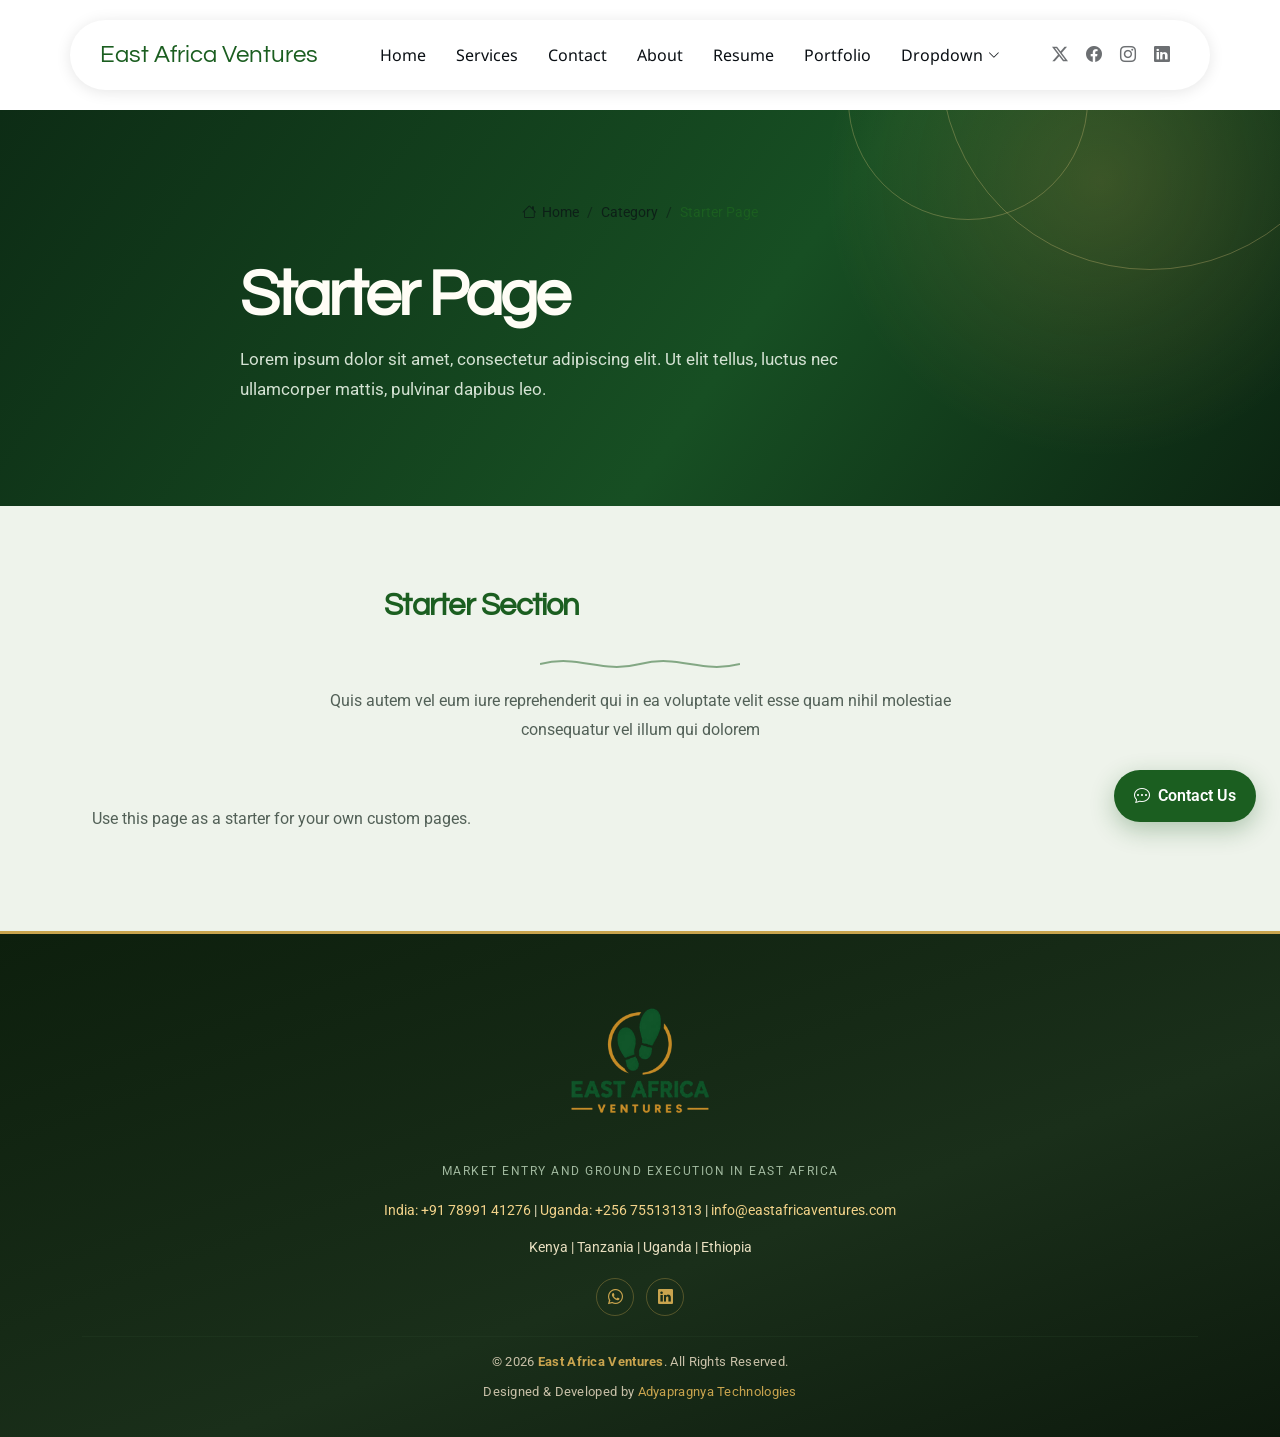
<file: starter-page.html>
<!DOCTYPE html>
<html lang="en">

<head>
  <meta charset="utf-8">
  <meta content="width=device-width, initial-scale=1.0" name="viewport">
  <title>About Us | East Africa Ventures</title>
  <meta name="description" content="20 years of on-the-ground experience across East Africa.">
  <meta name="keywords" content="">

  <!-- Favicons -->
  <link href="assets/img/favicon.png" rel="icon">
  <link href="assets/img/apple-touch-icon.png" rel="apple-touch-icon">

  <!-- Fonts -->
  <link href="https://fonts.googleapis.com" rel="preconnect">
  <link href="https://fonts.gstatic.com" rel="preconnect" crossorigin>
  <link href="https://fonts.googleapis.com/css2?family=Roboto:ital,wght@0,100;0,300;0,400;0,500;0,700;0,900;1,100;1,300;1,400;1,500;1,700;1,900&family=Noto+Sans:ital,wght@0,100;0,200;0,300;0,400;0,500;0,600;0,700;0,800;0,900;1,100;1,200;1,300;1,400;1,500;1,600;1,700;1,800;1,900&family=Questrial:wght@400&display=swap" rel="stylesheet">

  <!-- Vendor CSS Files -->
  <link href="assets/vendor/bootstrap/css/bootstrap.min.css" rel="stylesheet">
  <link href="assets/vendor/bootstrap-icons/bootstrap-icons.css" rel="stylesheet">
  <link href="assets/vendor/aos/aos.css" rel="stylesheet">
  <link href="assets/vendor/glightbox/css/glightbox.min.css" rel="stylesheet">
  <link href="assets/vendor/swiper/swiper-bundle.min.css" rel="stylesheet">

  <!-- Main CSS File -->
  <link href="assets/css/main.css" rel="stylesheet">

  <!-- =======================================================
  * Template Name: EasyFolio
  * Template URL: https://bootstrapmade.com/easyfolio-bootstrap-portfolio-template/
  * Updated: Feb 21 2025 with Bootstrap v5.3.3
  * Author: BootstrapMade.com
  * License: https://bootstrapmade.com/license/
  ======================================================== -->
</head>

<body class="starter-page-page">

  <header id="header" class="header d-flex align-items-center sticky-top">
    <div class="header-container container-fluid container-xl position-relative d-flex align-items-center justify-content-between">

      <a href="index.html" class="logo d-flex align-items-center me-auto me-xl-0">
        <!-- Uncomment the line below if you also wish to use an image logo -->
        <!-- <img src="assets/img/logo.webp" alt=""> -->
        <h1 class="sitename">East Africa Ventures</h1>
      </a>

      <nav id="navmenu" class="navmenu">
        <ul>
          <li><a href="#hero">Home</a></li>
          <li><a href="#about">About</a></li>
          <li><a href="#resume">Resume</a></li>
          <li><a href="#portfolio">Portfolio</a></li>
          <li><a href="#services">Services</a></li>
          <li class="dropdown"><a href="#"><span>Dropdown</span> <i class="bi bi-chevron-down toggle-dropdown"></i></a>
            <ul>
              <li><a href="#">Dropdown 1</a></li>
              <li class="dropdown"><a href="#"><span>Deep Dropdown</span> <i class="bi bi-chevron-down toggle-dropdown"></i></a>
                <ul>
                  <li><a href="#">Deep Dropdown 1</a></li>
                  <li><a href="#">Deep Dropdown 2</a></li>
                  <li><a href="#">Deep Dropdown 3</a></li>
                  <li><a href="#">Deep Dropdown 4</a></li>
                  <li><a href="#">Deep Dropdown 5</a></li>
                </ul>
              </li>
              <li><a href="#">Dropdown 2</a></li>
              <li><a href="#">Dropdown 3</a></li>
              <li><a href="#">Dropdown 4</a></li>
            </ul>
          </li>
          <li><a href="#contact">Contact</a></li>
        </ul>
        <i class="mobile-nav-toggle d-xl-none bi bi-list"></i>
      </nav>

      <div class="header-social-links">
        <a href="#" class="twitter"><i class="bi bi-twitter-x"></i></a>
        <a href="#" class="facebook"><i class="bi bi-facebook"></i></a>
        <a href="#" class="instagram"><i class="bi bi-instagram"></i></a>
        <a href="#" class="linkedin"><i class="bi bi-linkedin"></i></a>
      </div>

    </div>
  </header>

  <main class="main">

    <!-- Page Title -->
    <div class="page-title">
      <div class="breadcrumbs">
        <nav aria-label="breadcrumb">
          <ol class="breadcrumb">
            <li class="breadcrumb-item"><a href="#"><i class="bi bi-house"></i> Home</a></li>
            <li class="breadcrumb-item"><a href="#">Category</a></li>
            <li class="breadcrumb-item active current">Starter Page</li>
          </ol>
        </nav>
      </div>

      <div class="title-wrapper">
        <h1>Starter Page</h1>
        <p>Lorem ipsum dolor sit amet, consectetur adipiscing elit. Ut elit tellus, luctus nec ullamcorper mattis, pulvinar dapibus leo.</p>
      </div>
    </div><!-- End Page Title -->

    <!-- Starter Section Section -->
    <section id="starter-section" class="starter-section section">

      <!-- Section Title -->
      <div class="container section-title" data-aos="fade-up">
        <h2>Starter Section</h2>
        <div class="title-shape">
          <svg viewBox="0 0 200 20" xmlns="http://www.w3.org/2000/svg">
            <path d="M 0,10 C 40,0 60,20 100,10 C 140,0 160,20 200,10" fill="none" stroke="currentColor" stroke-width="2"></path>
          </svg>
        </div>
        <p>Quis autem vel eum iure reprehenderit qui in ea voluptate velit esse quam nihil molestiae consequatur vel illum qui dolorem</p>
      </div><!-- End Section Title -->

      <div class="container" data-aos="fade-up">
        <p>Use this page as a starter for your own custom pages.</p>
      </div>

    </section><!-- /Starter Section Section -->

  </main>

  <footer id="footer" class="footer">

    <div class="container">
      <div class="text-center mb-2">
        <img src="assets/img/east-africa-ventures-logo.png" alt="East Africa Ventures footprint logo" class="footer-logo">
        <span class="footer-tagline">Market entry and ground execution in East Africa</span>
        <p><a href="tel:+917899141276">India: +91 78991 41276</a> | <a href="tel:+256755131313">Uganda: +256 755131313</a> | <a href="mailto:info@eastafricaventures.com">info@eastafricaventures.com</a></p>
        <p>Kenya | Tanzania | Uganda | Ethiopia</p>
      </div>
      <div class="social-links d-flex justify-content-center mb-3">
        <a href="https://wa.me/917899141276" title="WhatsApp"><i class="bi bi-whatsapp"></i></a>
        <a href="https://www.linkedin.com/company/eastafricaventures/" title="LinkedIn"><i class="bi bi-linkedin"></i></a>
      </div>
      <hr class="footer-divider">
      <div class="copyright text-center">
        <p>© <span id="footer-year"></span> <strong>East Africa Ventures</strong>. All Rights Reserved.</p>
        <p class="designed-by">Designed &amp; Developed by <a href="https://www.adyapragnya.com/" target="_blank" rel="noopener">Adyapragnya Technologies</a></p>
      </div>
    </div>

  </footer>

  <script>document.getElementById('footer-year').textContent = new Date().getFullYear();</script>

  <!-- Scroll Top -->
  <a href="#" id="scroll-top" class="scroll-top d-flex align-items-center justify-content-center"><i class="bi bi-arrow-up-short"></i></a>

  <!-- Vendor JS Files -->
  <script src="assets/vendor/bootstrap/js/bootstrap.bundle.min.js"></script>
  <script src="assets/vendor/php-email-form/validate.js"></script>
  <script src="assets/vendor/aos/aos.js"></script>
  <script src="assets/vendor/waypoints/noframework.waypoints.js"></script>
  <script src="assets/vendor/glightbox/js/glightbox.min.js"></script>
  <script src="assets/vendor/imagesloaded/imagesloaded.pkgd.min.js"></script>
  <script src="assets/vendor/isotope-layout/isotope.pkgd.min.js"></script>
  <script src="assets/vendor/swiper/swiper-bundle.min.js"></script>

  <!-- Main JS File -->
  <script src="assets/js/main.js"></script>

</body>

</html>
</file>
<file: assets/css/main.css>
/**
* Template Name: EasyFolio
* Template URL: https://bootstrapmade.com/easyfolio-bootstrap-portfolio-template/
* Updated: Feb 21 2025 with Bootstrap v5.3.3
* Author: BootstrapMade.com
* License: https://bootstrapmade.com/license/
*/

/*--------------------------------------------------------------
# Font & Color Variables
# Help: https://bootstrapmade.com/color-system/
--------------------------------------------------------------*/
/* Fonts */
:root {
  --default-font: "Roboto",  system-ui, -apple-system, "Segoe UI", Roboto, "Helvetica Neue", Arial, "Noto Sans", "Liberation Sans", sans-serif, "Apple Color Emoji", "Segoe UI Emoji", "Segoe UI Symbol", "Noto Color Emoji";
  --heading-font: "Questrial",  sans-serif;
  --nav-font: "Noto Sans",  sans-serif;
}

/* Global Colors - The following color variables are used throughout the website. Updating them here will change the color scheme of the entire website */
:root { 
  --background-color: #ffffff; /* Background color for the entire website, including individual sections */
  --default-color: #0a0f14; /* Default color used for the majority of the text content across the entire website */
  --heading-color: #0f2943; /* Color for headings, subheadings and title throughout the website */
  --accent-color: #e87532; /* Accent color that represents your brand on the website. It's used for buttons, links, and other elements that need to stand out */
  --surface-color: #ffffff; /* The surface color is used as a background of boxed elements within sections, such as cards, icon boxes, or other elements that require a visual separation from the global background. */
  --contrast-color: #ffffff; /* Contrast color for text, ensuring readability against backgrounds of accent, heading, or default colors. */
}

/* Nav Menu Colors - The following color variables are used specifically for the navigation menu. They are separate from the global colors to allow for more customization options */
:root {
  --nav-color: #0a0f14;  /* The default color of the main navmenu links */
  --nav-hover-color: #e87532; /* Applied to main navmenu links when they are hovered over or active */
  --nav-mobile-background-color: #ffffff; /* Used as the background color for mobile navigation menu */
  --nav-dropdown-background-color: #ffffff; /* Used as the background color for dropdown items that appear when hovering over primary navigation items */
  --nav-dropdown-color: #0a0f14; /* Used for navigation links of the dropdown items in the navigation menu. */
  --nav-dropdown-hover-color: #e87532; /* Similar to --nav-hover-color, this color is applied to dropdown navigation links when they are hovered over. */
}

/* Color Presets - These classes override global colors when applied to any section or element, providing reuse of the sam color scheme. */

.light-background {
  --background-color: #faf9fb;
  --surface-color: #ffffff;
}

.buyer-verification-section { border-top: 3px solid #c9a44e; }
.buyer-verification-copy { max-width: 900px; margin: 0 auto; }
.buyer-verification-copy .lead { font-weight: 600; color: #173d1b; }
.featured-service { border: 2px solid #c9a44e; background: #fffdf5; }

.dark-background {
  --background-color: #060606;
  --default-color: #ffffff;
  --heading-color: #ffffff;
  --surface-color: #252525;
  --contrast-color: #ffffff;
}

/* Smooth scroll */
:root {
  scroll-behavior: smooth;
}

/* East Africa Ventures brand overrides */
:root { --heading-color: #1B5E20; --accent-color: #1B5E20; --nav-hover-color: #1B5E20; --nav-dropdown-hover-color: #1B5E20; }
.header-contact a:not(.btn) { color: var(--heading-color); font-size: 13px; font-weight: 600; white-space: nowrap; }
.header .header-social-links > a[aria-label$="phone"] { font-size: 13px; font-weight: 500; white-space: nowrap; }
.header .header-social-links { display: flex; align-items: center; gap: 12px; }
.header .header-social-links .header-phone { color: #6f7378; font-size: 14px; font-weight: 500; white-space: nowrap; padding-left: 0; }
.hero h1 { font-size: clamp(2.5rem, 5vw, 4.7rem); line-height: 1.05; }
.hero h1 span, .section-category, .closing-line a { color: #1B5E20; }
.hero-logo { max-width: 330px; width: 100%; }
.page-title { padding: 100px 0 70px; background: #f6f4ea; }
.page-title h1 { color: #1B5E20; }
.footer { background: #123d16; border-top: 3px solid #c9a44e; padding: 45px 0 30px; color: #f6f4ea; }
.footer a { color: #f3d38a; }
.footer-logo { display: block; max-height: 120px; width: auto; margin: 0 auto 14px; }
.footer-brand-name { color: #f3d38a; letter-spacing: 3px; font-weight: 700; }
.footer-tagline { color: #c5d6c4; letter-spacing: 1px; text-transform: uppercase; font-size: 12px; }
.footer-divider { border-color: rgba(243,211,138,.35); }
.closing-line { background: #f6f4ea; }
@media (max-width: 1199px) { .header-contact { display: none !important; } }
@media (max-width: 1199px) { .header .header-social-links > a[aria-label$="phone"] { display: none; } }
@media (max-width: 1199px) { .header .header-social-links .header-phone { display: none; } }

/*--------------------------------------------------------------
# General Styling & Shared Classes
--------------------------------------------------------------*/
body {
  color: var(--default-color);
  background-color: var(--background-color);
  font-family: var(--default-font);
}

a {
  color: var(--accent-color);
  text-decoration: none;
  transition: 0.3s;
}

a:hover {
  color: color-mix(in srgb, var(--accent-color), transparent 25%);
  text-decoration: none;
}

h1,
h2,
h3,
h4,
h5,
h6 {
  color: var(--heading-color);
  font-family: var(--heading-font);
}

/* PHP Email Form Messages
------------------------------*/
.php-email-form .error-message {
  display: none;
  background: #df1529;
  color: #ffffff;
  text-align: left;
  padding: 15px;
  margin-bottom: 24px;
  font-weight: 600;
}

.php-email-form .sent-message {
  display: none;
  color: #ffffff;
  background: #059652;
  text-align: center;
  padding: 15px;
  margin-bottom: 24px;
  font-weight: 600;
}

.php-email-form .loading {
  display: none;
  background: var(--surface-color);
  text-align: center;
  padding: 15px;
  margin-bottom: 24px;
}

.php-email-form .loading:before {
  content: "";
  display: inline-block;
  border-radius: 50%;
  width: 24px;
  height: 24px;
  margin: 0 10px -6px 0;
  border: 3px solid var(--accent-color);
  border-top-color: var(--surface-color);
  animation: php-email-form-loading 1s linear infinite;
}

@keyframes php-email-form-loading {
  0% {
    transform: rotate(0deg);
  }

  100% {
    transform: rotate(360deg);
  }
}

/*--------------------------------------------------------------
# Global Header
--------------------------------------------------------------*/
.header {
  color: var(--default-color);
  background-color: var(--background-color);
  padding: 20px 0;
  transition: all 0.5s;
  z-index: 997;
}

.header .header-container {
  background: var(--surface-color);
  border-radius: 50px;
  padding: 5px 25px;
  box-shadow: 0px 2px 15px rgba(0, 0, 0, 0.1);
}

.header .logo {
  line-height: 1;
}

.header .logo img {
  max-height: 36px;
  margin-right: 8px;
}

.header .logo h1 {
  font-size: 24px;
  margin: 0;
  padding-left: 5px;
  font-weight: 500;
  color: var(--heading-color);
}

.header .header-social-links {
  padding-right: 15px;
}

.header .header-social-links a {
  color: color-mix(in srgb, var(--default-color), transparent 40%);
  padding-left: 6px;
  display: inline-block;
  transition: 0.3s;
  font-size: 16px;
}

.header .header-social-links a:hover {
  color: var(--accent-color);
}

.header .header-social-links a i {
  line-height: 0px;
}

@media (max-width: 1200px) {
  .header {
    padding-top: 10px;
  }

  .header .header-container {
    margin-left: 10px;
    margin-right: 10px;
    padding: 10px 5px 10px 15px;
  }

  .header .logo {
    order: 1;
  }

  .header .header-social-links {
    order: 2;
  }

  .header .navmenu {
    order: 3;
  }
}

/*--------------------------------------------------------------
# Navigation Menu
--------------------------------------------------------------*/
/* Navmenu - Desktop */
@media (min-width: 1200px) {
  .navmenu {
    padding: 0;
  }

  .navmenu ul {
    margin: 0;
    padding: 0;
    display: flex;
    list-style: none;
    align-items: center;
  }

  .navmenu li {
    position: relative;
  }

  .navmenu a,
  .navmenu a:focus {
    color: var(--nav-color);
    padding: 18px 15px;
    font-size: 16px;
    font-family: var(--nav-font);
    font-weight: 400;
    display: flex;
    align-items: center;
    justify-content: space-between;
    white-space: nowrap;
    transition: 0.3s;
  }

  .navmenu a i,
  .navmenu a:focus i {
    font-size: 12px;
    line-height: 0;
    margin-left: 5px;
    transition: 0.3s;
  }

  .navmenu li:last-child a {
    padding-right: 0;
  }

  .navmenu li:hover>a,
  .navmenu .active,
  .navmenu .active:focus {
    color: var(--nav-hover-color);
  }

  .navmenu .dropdown ul {
    margin: 0;
    padding: 10px 0;
    background: var(--nav-dropdown-background-color);
    display: block;
    position: absolute;
    visibility: hidden;
    left: 14px;
    top: 130%;
    opacity: 0;
    transition: 0.3s;
    border-radius: 4px;
    z-index: 99;
    box-shadow: 0px 0px 30px rgba(0, 0, 0, 0.1);
  }

  .navmenu .dropdown ul li {
    min-width: 200px;
  }

  .navmenu .dropdown ul a {
    padding: 10px 20px;
    font-size: 15px;
    text-transform: none;
    color: var(--nav-dropdown-color);
  }

  .navmenu .dropdown ul a i {
    font-size: 12px;
  }

  .navmenu .dropdown ul a:hover,
  .navmenu .dropdown ul .active:hover,
  .navmenu .dropdown ul li:hover>a {
    color: var(--nav-dropdown-hover-color);
  }

  .navmenu .dropdown:hover>ul {
    opacity: 1;
    top: 100%;
    visibility: visible;
  }

  .navmenu .dropdown .dropdown ul {
    top: 0;
    left: -90%;
    visibility: hidden;
  }

  .navmenu .dropdown .dropdown:hover>ul {
    opacity: 1;
    top: 0;
    left: -100%;
    visibility: visible;
  }
}

/* Navmenu - Mobile */
@media (max-width: 1199px) {
  .mobile-nav-toggle {
    color: var(--nav-color);
    font-size: 28px;
    line-height: 0;
    margin-right: 10px;
    cursor: pointer;
    transition: color 0.3s;
  }

  .navmenu {
    padding: 0;
    z-index: 9997;
  }

  .navmenu ul {
    display: none;
    list-style: none;
    position: absolute;
    inset: 60px 20px 20px 20px;
    padding: 10px 0;
    margin: 0;
    border-radius: 6px;
    background-color: var(--nav-mobile-background-color);
    overflow-y: auto;
    transition: 0.3s;
    z-index: 9998;
    box-shadow: 0px 0px 30px rgba(0, 0, 0, 0.1);
  }

  .navmenu a,
  .navmenu a:focus {
    color: var(--nav-dropdown-color);
    padding: 10px 20px;
    font-family: var(--nav-font);
    font-size: 17px;
    font-weight: 500;
    display: flex;
    align-items: center;
    justify-content: space-between;
    white-space: nowrap;
    transition: 0.3s;
  }

  .navmenu a i,
  .navmenu a:focus i {
    font-size: 12px;
    line-height: 0;
    margin-left: 5px;
    width: 30px;
    height: 30px;
    display: flex;
    align-items: center;
    justify-content: center;
    border-radius: 50%;
    transition: 0.3s;
    background-color: color-mix(in srgb, var(--accent-color), transparent 90%);
  }

  .navmenu a i:hover,
  .navmenu a:focus i:hover {
    background-color: var(--accent-color);
    color: var(--contrast-color);
  }

  .navmenu a:hover,
  .navmenu .active,
  .navmenu .active:focus {
    color: var(--nav-dropdown-hover-color);
  }

  .navmenu .active i,
  .navmenu .active:focus i {
    background-color: var(--accent-color);
    color: var(--contrast-color);
    transform: rotate(180deg);
  }

  .navmenu .dropdown ul {
    position: static;
    display: none;
    z-index: 99;
    padding: 10px 0;
    margin: 10px 20px;
    background-color: var(--nav-dropdown-background-color);
    border: 1px solid color-mix(in srgb, var(--default-color), transparent 90%);
    box-shadow: none;
    transition: all 0.5s ease-in-out;
  }

  .navmenu .dropdown ul ul {
    background-color: rgba(33, 37, 41, 0.1);
  }

  .navmenu .dropdown>.dropdown-active {
    display: block;
    background-color: rgba(33, 37, 41, 0.03);
  }

  .mobile-nav-active {
    overflow: hidden;
  }

  .mobile-nav-active .mobile-nav-toggle {
    color: #fff;
    position: absolute;
    font-size: 32px;
    top: 15px;
    right: 15px;
    margin-right: 0;
    z-index: 9999;
  }

  .mobile-nav-active .navmenu {
    position: fixed;
    overflow: hidden;
    inset: 0;
    background: rgba(33, 37, 41, 0.8);
    transition: 0.3s;
  }

  .mobile-nav-active .navmenu>ul {
    display: block;
  }
}

/*--------------------------------------------------------------
# Global Footer
--------------------------------------------------------------*/
.footer {
  color: var(--default-color);
  background-color: var(--background-color);
  font-size: 14px;
  padding: 40px 0;
  position: relative;
  box-shadow: 0 5px 25px rgba(0, 0, 0, 0.05);
}

.footer .copyright p {
  margin-bottom: 0;
}

.footer .social-links {
  margin-top: 20px;
}

.footer .social-links a {
  display: flex;
  align-items: center;
  justify-content: center;
  width: 40px;
  height: 40px;
  border-radius: 50%;
  border: 1px solid color-mix(in srgb, var(--default-color), transparent 50%);
  font-size: 16px;
  color: color-mix(in srgb, var(--default-color), transparent 50%);
  margin: 0 5px;
  transition: 0.3s;
}

.footer .social-links a:hover {
  color: var(--accent-color);
  border-color: var(--accent-color);
}

.footer .credits {
  margin-top: 10px;
  font-size: 13px;
  text-align: center;
}

/*--------------------------------------------------------------
# Scroll Top Button
--------------------------------------------------------------*/
.scroll-top {
  position: fixed;
  visibility: hidden;
  opacity: 0;
  right: 15px;
  bottom: -15px;
  z-index: 99999;
  background-color: var(--accent-color);
  width: 44px;
  height: 44px;
  border-radius: 50px;
  transition: all 0.4s;
}

.scroll-top i {
  font-size: 24px;
  color: var(--contrast-color);
  line-height: 0;
}

.scroll-top:hover {
  background-color: color-mix(in srgb, var(--accent-color), transparent 20%);
  color: var(--contrast-color);
}

.scroll-top.active {
  visibility: visible;
  opacity: 1;
  bottom: 15px;
}

/*--------------------------------------------------------------
# Disable aos animation delay on mobile devices
--------------------------------------------------------------*/
@media screen and (max-width: 768px) {
  [data-aos-delay] {
    transition-delay: 0 !important;
  }
}

/*--------------------------------------------------------------
# Global Page Titles & Breadcrumbs
--------------------------------------------------------------*/
.page-title {
  text-align: center;
  padding: 20px 0;
}

.page-title .breadcrumbs {
  margin-bottom: 1.5rem;
}

.page-title .breadcrumbs .breadcrumb {
  justify-content: center;
  margin: 0;
  padding: 0;
  background: none;
}

.page-title .breadcrumbs .breadcrumb .breadcrumb-item {
  font-size: 0.9rem;
  color: color-mix(in srgb, var(--default-color), transparent 30%);
}

.page-title .breadcrumbs .breadcrumb .breadcrumb-item.active {
  color: var(--accent-color);
}

.page-title .breadcrumbs .breadcrumb .breadcrumb-item a {
  color: inherit;
  text-decoration: none;
  transition: color 0.3s ease;
}

.page-title .breadcrumbs .breadcrumb .breadcrumb-item a:hover {
  color: var(--accent-color);
}

.page-title .breadcrumbs .breadcrumb .breadcrumb-item a i {
  font-size: 0.9rem;
  margin-right: 0.2rem;
}

.page-title .breadcrumbs .breadcrumb .breadcrumb-item+.breadcrumb-item::before {
  color: color-mix(in srgb, var(--default-color), transparent 50%);
}

.page-title .title-wrapper {
  max-width: 800px;
  margin: 0 auto;
  padding: 1rem 0;
}

.page-title .title-wrapper h1 {
  font-size: 2.5rem;
  margin-bottom: 1rem;
  font-weight: 700;
  color: var(--heading-color);
}

.page-title .title-wrapper p {
  font-size: 1.1rem;
  color: color-mix(in srgb, var(--default-color), transparent 20%);
  margin: 0;
  line-height: 1.6;
}

@media (max-width: 768px) {
  .page-title .title-wrapper h1 {
    font-size: 2rem;
  }

  .page-title .title-wrapper p {
    font-size: 1rem;
  }
}

@media (max-width: 576px) {
  .page-title .title-wrapper h1 {
    font-size: 1.75rem;
  }
}

/*--------------------------------------------------------------
# Global Sections
--------------------------------------------------------------*/
section,
.section {
  color: var(--default-color);
  background-color: var(--background-color);
  padding: 60px 0;
  scroll-margin-top: 90px;
  overflow: clip;
}

@media (max-width: 1199px) {

  section,
  .section {
    scroll-margin-top: 66px;
  }
}

/*--------------------------------------------------------------
# Global Section Titles
--------------------------------------------------------------*/
.section-title {
  text-align: center;
  padding-bottom: 60px;
  position: relative;
}

.section-title h2 {
  font-size: 42px;
  font-weight: 700;
  margin-bottom: 10px;
  background: linear-gradient(120deg, var(--heading-color), var(--accent-color));
  -webkit-background-clip: text;
  -webkit-text-fill-color: transparent;
  background-clip: text;
  position: relative;
}

.section-title .title-shape {
  width: 200px;
  height: 20px;
  margin: 0 auto;
  color: var(--accent-color);
  opacity: 0.5;
}

.section-title .title-shape svg {
  width: 100%;
  height: 100%;
}

.section-title p {
  margin: 15px auto 0;
  font-size: 16px;
  max-width: 700px;
  color: color-mix(in srgb, var(--default-color), transparent 25%);
  line-height: 1.8;
}

@media (max-width: 768px) {
  .section-title h2 {
    font-size: 32px;
  }

  .section-title .subtitle-wrapper .subtitle {
    font-size: 13px;
  }
}

/*--------------------------------------------------------------
# Hero Section
--------------------------------------------------------------*/
.hero {
  padding: 80px 0;
  position: relative;
  overflow: hidden;
}

.hero .content h2 {
  font-size: 3.5rem;
  font-weight: 700;
  line-height: 1.2;
  margin-bottom: 1.5rem;
}

@media (max-width: 991px) {
  .hero .content h2 {
    font-size: 2.5rem;
  }
}

/* Shared branded footer: identical on the homepage and every inner page. */
#footer.footer {
  background: linear-gradient(160deg, #0d1f0d 0%, #1a2f1a 60%, #0d1a0d 100%);
  border-top: 3px solid #c9a44e;
  padding: 50px 0 30px;
  color: #e8dfc0;
  box-shadow: none;
}

#footer .footer-logo {
  display: block;
  max-height: 160px;
  width: auto;
  margin: 0 auto 18px;
}

#footer .footer-tagline {
  display: block;
  margin-bottom: 20px;
  color: #a0b89e;
  font-size: .75rem;
  letter-spacing: 1.5px;
  text-align: center;
  text-transform: uppercase;
}

#footer p { color: #e8dfc0; }
#footer a { color: #f3d38a; text-decoration: none; }
#footer .social-links { margin-top: 20px; }
#footer .social-links a {
  display: inline-flex;
  align-items: center;
  justify-content: center;
  width: 38px;
  height: 38px;
  margin: 0 6px;
  border: 1px solid rgba(201, 164, 78, .34);
  border-radius: 50%;
  color: #c9a44e;
  font-size: 15px;
}

#footer .social-links a:hover { background: #c9a44e; border-color: #c9a44e; color: #0d1f0d; }
#footer .footer-divider { margin: 20px 0 15px; border: 0; border-top: 1px solid #2e4a2e; }
#footer .copyright p { margin-bottom: 6px; color: #c8c0a8; font-size: 13px; letter-spacing: .3px; }
#footer .copyright p strong, #footer .designed-by a { color: #c9a44e; }
#footer .designed-by { margin-top: 10px; color: #7a9478; font-size: 12px; letter-spacing: .3px; }

@media (max-width: 767px) {
  #footer.footer { padding: 42px 18px 26px; }
  #footer .footer-logo { max-height: 120px; }
  #footer .text-center > p { line-height: 1.8; }
}

/* Premium inner-page design system. Homepage is intentionally excluded. */
body:not(.index-page):has(.page-title) {
  background: #f3f6f0;
}

body:not(.index-page):has(.page-title) .page-title {
  position: relative;
  isolation: isolate;
  overflow: hidden;
  padding: 92px 0 86px;
  border: 0;
  background:
    radial-gradient(circle at 86% 18%, rgba(201, 164, 78, .22), transparent 24%),
    linear-gradient(125deg, #0d2c15 0%, #174f23 58%, #0c2512 100%);
  text-align: left;
}

body:not(.index-page):has(.page-title) .page-title::before,
body:not(.index-page):has(.page-title) .page-title::after {
  content: "";
  position: absolute;
  z-index: -1;
  border: 1px solid rgba(243, 211, 138, .28);
  border-radius: 50%;
}

body:not(.index-page):has(.page-title) .page-title::before {
  width: 420px;
  height: 420px;
  right: -80px;
  top: -260px;
}

body:not(.index-page):has(.page-title) .page-title::after {
  width: 240px;
  height: 240px;
  right: 15%;
  bottom: -190px;
}

body:not(.index-page):has(.page-title) .page-title .container {
  max-width: 1120px;
}

body:not(.index-page):has(.page-title) .page-title .container::before {
  display: block;
  margin-bottom: 18px;
  color: #f3d38a;
  font-size: .72rem;
  font-weight: 700;
  letter-spacing: .22em;
  text-transform: uppercase;
}

body.page-about .page-title .container::before { content: "East Africa Ventures  /  Our story"; }
body.page-services .page-title .container::before { content: "East Africa Ventures  /  What we do"; }
body.page-countries .page-title .container::before { content: "East Africa Ventures  /  Markets"; }
body.page-contact .page-title .container::before { content: "East Africa Ventures  /  Start a conversation"; }

body:not(.index-page):has(.page-title) .page-title h1 {
  max-width: 760px;
  margin: 0 0 16px;
  color: #fffdf6;
  font-size: clamp(2.75rem, 5vw, 4.8rem);
  font-weight: 700;
  line-height: 1;
  letter-spacing: -.045em;
}

body:not(.index-page):has(.page-title) .page-title p {
  max-width: 680px;
  margin: 0;
  color: #d4e2d3;
  font-size: 1.08rem;
  line-height: 1.75;
}

body:not(.index-page):has(.page-title) main > .section {
  padding: 82px 0;
}

body:not(.index-page):has(.page-title) main > .section > .container {
  max-width: 1120px;
}

body:not(.index-page):has(.page-title) main > .section:nth-child(even) {
  background: #eef3eb;
}

body:not(.index-page):has(.page-title) main > .section .row.gy-4 {
  gap: 24px;
}

body:not(.index-page):has(.page-title) main > .section .row.gy-4 > [class*="col-"] {
  overflow: hidden;
  padding: 34px 34px 32px;
  border: 1px solid rgba(18, 61, 22, .08);
  border-top: 0;
  border-radius: 18px;
  background: rgba(255, 255, 255, .96);
  box-shadow: 0 18px 45px rgba(18, 61, 22, .075);
  transition: transform .28s ease, box-shadow .28s ease, border-color .28s ease;
}

body:not(.index-page):has(.page-title) main > .section .row.gy-4 > [class*="col-"]::before {
  width: 54px;
  height: 4px;
  margin-bottom: 24px;
  background: linear-gradient(90deg, #c9a44e, #efd68e);
}

body:not(.index-page):has(.page-title) main > .section .row.gy-4 > [class*="col-"]:hover {
  transform: translateY(-6px);
  border-color: rgba(201, 164, 78, .32);
  box-shadow: 0 24px 58px rgba(18, 61, 22, .12);
}

body:not(.index-page):has(.page-title) main > .section h2 {
  color: #123d16;
  font-size: clamp(1.55rem, 2.4vw, 2.15rem);
  letter-spacing: -.025em;
}

body:not(.index-page):has(.page-title) main > .section p {
  color: #526057;
  font-size: 1rem;
  line-height: 1.82;
}

body.page-services main > .section .row.gy-4,
body.page-countries main > .section .row.gy-4 {
  grid-template-columns: repeat(2, minmax(0, 1fr));
}

body.page-services main > .section .row.gy-4 {
  counter-reset: service-card;
}

body.page-services main > .section .row.gy-4 > [class*="col-"] {
  counter-increment: service-card;
  min-height: 270px;
  padding-right: 90px;
}

body.page-services main > .section .row.gy-4 > [class*="col-"]::after {
  content: "0" counter(service-card);
  position: absolute;
  right: 26px;
  top: 20px;
  color: rgba(18, 61, 22, .08);
  font-size: 4.5rem;
  font-weight: 800;
  line-height: 1;
  letter-spacing: -.08em;
}

body.page-services main > .section .row.gy-4 > [class*="col-"]:last-child {
  grid-column: 1 / -1;
  min-height: 210px;
  background: linear-gradient(120deg, #ffffff 0%, #f3f7f1 100%);
}

body.page-services main > .section .row.gy-4 > [class*="col-"] h2,
body.page-countries main > .section .row.gy-4 > [class*="col-"] h2 {
  margin-bottom: 14px;
}

body.page-countries main > .section .row.gy-4 > [class*="col-"] {
  min-height: 250px;
  padding-top: 76px;
}

body.page-countries main > .section .row.gy-4 > [class*="col-"]::after {
  position: absolute;
  top: 22px;
  right: 28px;
  color: rgba(18, 61, 22, .11);
  font-size: 3.8rem;
  font-weight: 800;
  line-height: 1;
  letter-spacing: -.06em;
}

body.page-countries main > .section .row.gy-4 > [class*="col-"]:nth-child(1)::after { content: "KE"; }
body.page-countries main > .section .row.gy-4 > [class*="col-"]:nth-child(2)::after { content: "TZ"; }
body.page-countries main > .section .row.gy-4 > [class*="col-"]:nth-child(3)::after { content: "UG"; }
body.page-countries main > .section .row.gy-4 > [class*="col-"]:nth-child(4)::after { content: "ET"; }

body.page-about main > .section:first-of-type .row.gy-4 > [class*="col-"] {
  min-height: 285px;
}

body.page-about main > .section:first-of-type .row.gy-4 > [class*="col-"]:first-child {
  background: linear-gradient(145deg, #123d16 0%, #1d5a29 100%);
}

body.page-about main > .section:first-of-type .row.gy-4 > [class*="col-"]:first-child h2 {
  color: #f3d38a;
}

body.page-about main > .section:first-of-type .row.gy-4 > [class*="col-"]:first-child p {
  color: #dbe8db;
}

body.page-about main > .section:first-of-type .row.gy-4 > [class*="col-"]:first-child::before {
  background: #f3d38a;
}

body.page-about main > .page-title + .section .row.gy-4 > [class*="col-"]:first-child {
  background: linear-gradient(145deg, #123d16 0%, #1d5a29 100%);
}

body.page-about main > .page-title + .section .row.gy-4 > [class*="col-"]:first-child h2 {
  color: #f3d38a;
}

body.page-about main > .page-title + .section .row.gy-4 > [class*="col-"]:first-child p {
  color: #dbe8db;
}

body.page-about main > .page-title + .section .row.gy-4 > [class*="col-"]:first-child::before {
  background: #f3d38a;
}

body.page-about main > .section.light-background {
  position: relative;
  background: linear-gradient(135deg, #eaf1e7 0%, #f8faf6 100%);
}

body.page-about main > .section.light-background .col-lg-8 {
  max-width: 820px;
  padding: 46px 48px;
  border-left: 5px solid #c9a44e;
}

body.page-countries main > .section.light-background > .container {
  padding: 46px 50px;
  border: 1px solid rgba(18, 61, 22, .08);
  border-radius: 22px;
  background: #fff;
  box-shadow: 0 20px 52px rgba(18, 61, 22, .08);
}

body.page-countries main > .section.light-background h3 {
  padding-top: 12px;
  border-top: 1px solid rgba(18, 61, 22, .1);
}

@media (max-width: 991px) {
  body:not(.index-page):has(.page-title) .page-title { padding: 72px 0 68px; }
  body:not(.index-page):has(.page-title) main > .section { padding: 62px 0; }
  body.page-services main > .section .row.gy-4,
  body.page-countries main > .section .row.gy-4 { grid-template-columns: 1fr; }
  body.page-about main > .section.light-background .col-lg-8,
  body.page-countries main > .section.light-background > .container { padding: 34px 30px; }
}

@media (max-width: 1199px) {
  .floating-contact {
    width: 54px;
    height: 54px;
    padding: 0;
    justify-content: center;
    border-radius: 50%;
  }

  .floating-contact span { display: none; }
}

@media (max-width: 576px) {
  body:not(.index-page):has(.page-title) .page-title { padding: 58px 0 54px; text-align: center; }
  body:not(.index-page):has(.page-title) .page-title h1 { font-size: 2.55rem; }
  body:not(.index-page):has(.page-title) .page-title p { font-size: .98rem; }
  body:not(.index-page):has(.page-title) main > .section .row.gy-4 > [class*="col-"] { padding: 28px 24px; }
}

.hero .content .lead {
  font-size: 1.25rem;
  margin-bottom: 2rem;
  color: color-mix(in srgb, var(--default-color), transparent 20%);
}

.hero .cta-buttons {
  display: flex;
  gap: 1rem;
  margin-bottom: 3rem;
}

@media (max-width: 576px) {
  .hero .cta-buttons {
    flex-direction: column;
  }
}

.hero .cta-buttons .btn {
  padding: 0.8rem 2rem;
  font-size: 1rem;
  font-weight: 500;
  border-radius: 50px;
  transition: all 0.3s ease;
}

.hero .cta-buttons .btn.btn-primary {
  background-color: var(--accent-color);
  border-color: var(--accent-color);
  color: var(--contrast-color);
}

.hero .cta-buttons .btn.btn-primary:hover {
  background-color: color-mix(in srgb, var(--accent-color), transparent 15%);
  border-color: color-mix(in srgb, var(--accent-color), transparent 15%);
  transform: translateY(-2px);
}

.hero .cta-buttons .btn.btn-outline {
  border: 2px solid color-mix(in srgb, var(--accent-color), transparent 70%);
  color: var(--accent-color);
  background: transparent;
}

.hero .cta-buttons .btn.btn-outline:hover {
  background-color: var(--accent-color);
  color: var(--contrast-color);
  transform: translateY(-2px);
}

.hero .hero-stats {
  display: flex;
  gap: 3rem;
  margin-top: 2rem;
}

@media (max-width: 576px) {
  .hero .hero-stats {
    flex-direction: column;
    gap: 1.5rem;
  }
}

.hero .hero-stats .stat-item .stat-number {
  display: block;
  font-size: 2.5rem;
  font-weight: 700;
  color: var(--heading-color);
  line-height: 1;
}

.hero .hero-stats .stat-item .stat-label {
  font-size: 0.9rem;
  color: color-mix(in srgb, var(--default-color), transparent 30%);
  margin-top: 0.5rem;
  display: block;
}

.hero .hero-image {
  position: relative;
  padding: 2rem;
}

.hero .hero-image img {
  position: relative;
  z-index: 2;
}

.hero .hero-image .shape-1,
.hero .hero-image .shape-2 {
  position: absolute;
  border-radius: 30% 70% 70% 30%/30% 30% 70% 70%;
  z-index: 1;
}

.hero .hero-image .shape-1 {
  width: 300px;
  height: 300px;
  background-color: color-mix(in srgb, var(--accent-color), transparent 85%);
  top: -20px;
  right: -20px;
  animation: morphShape 15s linear infinite;
}

.hero .hero-image .shape-2 {
  width: 200px;
  height: 200px;
  background-color: color-mix(in srgb, var(--heading-color), transparent 90%);
  bottom: -20px;
  left: -20px;
  animation: morphShape 20s linear infinite reverse;
}

@media (max-width: 991px) {
  .hero {
    text-align: center;
    padding: 60px 0;
  }

  .hero .cta-buttons {
    justify-content: center;
  }

  .hero .hero-stats {
    justify-content: center;
  }

  .hero .hero-image {
    margin-top: 3rem;
  }
}

@keyframes morphShape {
  0% {
    border-radius: 30% 70% 70% 30%/30% 30% 70% 70%;
  }

  25% {
    border-radius: 58% 42% 75% 25%/76% 46% 54% 24%;
  }

  50% {
    border-radius: 50% 50% 33% 67%/55% 27% 73% 45%;
  }

  75% {
    border-radius: 33% 67% 58% 42%/63% 68% 32% 37%;
  }

  100% {
    border-radius: 30% 70% 70% 30%/30% 30% 70% 70%;
  }
}

/*--------------------------------------------------------------
# About Section
--------------------------------------------------------------*/
.about .about-image {
  position: relative;
}

.about .about-image img {
  box-shadow: 0 0 30px rgba(0, 0, 0, 0.1);
}

.about .about-content {
  padding-left: 2rem;
}

@media (max-width: 991.98px) {
  .about .about-content {
    padding-left: 0;
    margin-top: 3rem;
  }
}

.about .about-content .subtitle {
  font-size: 0.875rem;
  font-weight: 600;
  letter-spacing: 2px;
  color: var(--accent-color);
  margin-bottom: 1rem;
  display: block;
}

.about .about-content h2 {
  font-size: 2rem;
  font-weight: 700;
  margin-bottom: 1.5rem;
}

.about .about-content .lead {
  font-size: 1.1rem;
  color: color-mix(in srgb, var(--default-color), transparent 25%);
}

.about .personal-info {
  margin-top: 2rem;
  padding: 2rem;
  background-color: var(--surface-color);
  border-radius: 1rem;
  box-shadow: 0 0 30px rgba(0, 0, 0, 0.05);
}

.about .personal-info .info-item {
  display: flex;
  flex-direction: column;
  gap: 0.5rem;
}

.about .personal-info .info-item .label {
  font-size: 0.875rem;
  color: color-mix(in srgb, var(--default-color), transparent 40%);
}

.about .personal-info .info-item .value {
  font-weight: 600;
  color: var(--heading-color);
}

.about .signature {
  display: flex;
  align-items: center;
  gap: 1.5rem;
}

.about .signature .signature-image {
  max-width: 150px;
}

.about .signature .signature-info h4 {
  font-size: 1.25rem;
  margin-bottom: 0.25rem;
}

.about .signature .signature-info p {
  font-size: 0.875rem;
  color: color-mix(in srgb, var(--default-color), transparent 40%);
  margin: 0;
}

/*--------------------------------------------------------------
# Skills Section
--------------------------------------------------------------*/
.skills .skill-box {
  background-color: var(--surface-color);
  padding: 2rem;
  border-radius: 8px;
  box-shadow: 0 0 20px rgba(0, 0, 0, 0.05);
}

.skills .skill-box h3 {
  font-size: 1.2rem;
  margin-bottom: 1rem;
  font-weight: 600;
}

.skills .skill-box p {
  font-size: 0.9rem;
  margin-bottom: 0.8rem;
  opacity: 0.6;
}

.skills .skill-box .progress {
  background-color: color-mix(in srgb, var(--accent-color), transparent 85%);
  border-radius: 50px;
  height: 8px;
  margin-top: 5px;
  overflow: hidden;
}

.skills .skill-box .progress .progress-bar {
  background-color: var(--accent-color);
  height: 100%;
  position: relative;
  border-radius: 50px;
  transition: 0.9s;
  width: 1px;
}

/*--------------------------------------------------------------
# Resume Section
--------------------------------------------------------------*/
.resume .resume-wrapper .resume-block {
  margin-bottom: 3rem;
}

.resume .resume-wrapper .resume-block:last-child {
  margin-bottom: 0;
}

.resume .resume-wrapper .resume-block h2 {
  font-size: 2rem;
  margin-bottom: 0.8rem;
  font-weight: 700;
}

.resume .resume-wrapper .resume-block h2 span {
  color: var(--accent-color);
}

.resume .resume-wrapper .resume-block .lead {
  color: color-mix(in srgb, var(--default-color), transparent 25%);
  margin-bottom: 3rem;
}

.resume .resume-wrapper .timeline {
  position: relative;
}

.resume .resume-wrapper .timeline::before {
  content: "";
  position: absolute;
  left: 20%;
  top: 0;
  height: 100%;
  width: 2px;
  background-color: color-mix(in srgb, var(--accent-color), transparent 85%);
}

.resume .resume-wrapper .timeline .timeline-item {
  display: flex;
  align-items: flex-start;
  margin-bottom: 2.5rem;
  position: relative;
}

.resume .resume-wrapper .timeline .timeline-item:last-child {
  margin-bottom: 0;
}

.resume .resume-wrapper .timeline .timeline-item .timeline-left {
  width: 20%;
  padding-right: 3rem;
}

.resume .resume-wrapper .timeline .timeline-item .timeline-left .company {
  color: var(--heading-color);
  font-weight: 600;
  font-size: 1.1rem;
  margin-bottom: 0.25rem;
}

.resume .resume-wrapper .timeline .timeline-item .timeline-left .period {
  color: var(--accent-color);
  font-size: 0.9rem;
}

.resume .resume-wrapper .timeline .timeline-item .timeline-dot {
  position: absolute;
  left: calc(20% + 1px);
  transform: translateX(-50%);
  width: 1rem;
  height: 1rem;
  background-color: var(--accent-color);
  border-radius: 50%;
}

.resume .resume-wrapper .timeline .timeline-item .timeline-right {
  width: 70%;
  padding-left: 3rem;
  margin-top: -4px;
}

.resume .resume-wrapper .timeline .timeline-item .timeline-right .position {
  color: var(--heading-color);
  font-size: 1.2rem;
  margin-bottom: 0.6rem;
  font-weight: 600;
}

.resume .resume-wrapper .timeline .timeline-item .timeline-right .description {
  color: color-mix(in srgb, var(--default-color), transparent 25%);
}

.resume .resume-wrapper .timeline .timeline-item .timeline-right ul {
  padding-left: 15px;
}

.resume .resume-wrapper .timeline .timeline-item .timeline-right ul li {
  padding-bottom: 12px;
}

@media (max-width: 992px) {
  .resume .resume-wrapper .resume-block h2 {
    font-size: 2rem;
  }

  .resume .resume-wrapper .timeline::before {
    left: 1rem;
  }

  .resume .resume-wrapper .timeline .timeline-item {
    flex-direction: column;
    margin-bottom: 20px;
  }

  .resume .resume-wrapper .timeline .timeline-item .timeline-left {
    width: 100%;
    text-align: left;
    padding-right: 0;
    padding-left: 2.5rem;
    margin-bottom: 1.6rem;
    margin-top: -4px;
  }

  .resume .resume-wrapper .timeline .timeline-item .timeline-dot {
    left: calc(1rem + 1px);
  }

  .resume .resume-wrapper .timeline .timeline-item .timeline-right {
    width: 100%;
    padding-left: 2.5rem;
  }
}

/*--------------------------------------------------------------
# Portfolio Section
--------------------------------------------------------------*/
.portfolio .portfolio-filters-container {
  margin-bottom: 40px;
}

.portfolio .portfolio-filters {
  display: flex;
  justify-content: center;
  gap: 15px;
  flex-wrap: wrap;
  padding: 0;
  margin: 0;
  list-style: none;
}

.portfolio .portfolio-filters li {
  font-size: 15px;
  font-weight: 500;
  padding: 8px 20px;
  cursor: pointer;
  border-radius: 30px;
  background-color: color-mix(in srgb, var(--surface-color), transparent 50%);
  color: var(--default-color);
  transition: all 0.3s ease-in-out;
}

.portfolio .portfolio-filters li:hover {
  background-color: color-mix(in srgb, var(--accent-color), transparent 85%);
  color: var(--accent-color);
  transform: translateY(-2px);
}

.portfolio .portfolio-filters li.filter-active {
  background-color: var(--accent-color);
  color: var(--contrast-color);
}

.portfolio .portfolio-card {
  background-color: var(--surface-color);
  border-radius: 15px;
  overflow: hidden;
  box-shadow: 0 5px 25px rgba(0, 0, 0, 0.05);
  transition: all 0.3s ease-in-out;
}

.portfolio .portfolio-card:hover {
  transform: translateY(-10px);
  box-shadow: 0 8px 35px rgba(0, 0, 0, 0.1);
}

.portfolio .portfolio-card:hover .portfolio-overlay {
  opacity: 1;
  visibility: visible;
}

.portfolio .portfolio-card:hover .portfolio-overlay .portfolio-actions {
  transform: translateY(0);
}

.portfolio .portfolio-card .portfolio-image {
  position: relative;
  overflow: hidden;
  aspect-ratio: 16/10;
}

.portfolio .portfolio-card .portfolio-image img {
  width: 100%;
  height: 100%;
  object-fit: cover;
  transition: transform 0.6s ease-in-out;
}

.portfolio .portfolio-card .portfolio-overlay {
  position: absolute;
  top: 0;
  left: 0;
  width: 100%;
  height: 100%;
  background: linear-gradient(to top, rgba(0, 0, 0, 0.7), transparent);
  opacity: 0;
  visibility: hidden;
  transition: all 0.4s ease-in-out;
  display: flex;
  align-items: flex-end;
  padding: 20px;
}

.portfolio .portfolio-card .portfolio-overlay .portfolio-actions {
  transform: translateY(20px);
  transition: all 0.4s ease-in-out;
  display: flex;
  gap: 15px;
}

.portfolio .portfolio-card .portfolio-overlay .portfolio-actions a {
  width: 45px;
  height: 45px;
  background-color: var(--surface-color);
  border-radius: 50%;
  display: flex;
  align-items: center;
  justify-content: center;
  color: var(--accent-color);
  font-size: 20px;
  transition: all 0.3s ease;
}

.portfolio .portfolio-card .portfolio-overlay .portfolio-actions a:hover {
  background-color: var(--accent-color);
  color: var(--contrast-color);
  transform: scale(1.1);
}

.portfolio .portfolio-card .portfolio-content {
  padding: 25px;
}

.portfolio .portfolio-card .portfolio-content .category {
  font-size: 14px;
  color: var(--accent-color);
  text-transform: uppercase;
  letter-spacing: 1px;
  font-weight: 500;
  display: block;
  margin-bottom: 10px;
}

.portfolio .portfolio-card .portfolio-content h3 {
  font-size: 20px;
  margin: 0 0 15px;
  font-weight: 600;
  transition: color 0.3s ease;
}

.portfolio .portfolio-card .portfolio-content h3:hover {
  color: var(--accent-color);
}

.portfolio .portfolio-card .portfolio-content p {
  font-size: 15px;
  color: color-mix(in srgb, var(--default-color), transparent 30%);
  margin: 0;
  line-height: 1.6;
}

@media (max-width: 768px) {
  .portfolio .portfolio-filters li {
    font-size: 14px;
    padding: 6px 15px;
  }

  .portfolio .portfolio-card .portfolio-content {
    padding: 20px;
  }

  .portfolio .portfolio-card .portfolio-content h3 {
    font-size: 18px;
  }

  .portfolio .portfolio-card .portfolio-content p {
    font-size: 14px;
  }
}

/*--------------------------------------------------------------
# Testimonials Section
--------------------------------------------------------------*/
.testimonials .testimonials-slider {
  width: 100%;
  position: relative;
  padding-bottom: 60px;
}

.testimonials .swiper-wrapper {
  height: auto;
}

.testimonials .testimonial-item {
  background-color: var(--surface-color);
  padding: 40px;
  border-radius: 20px;
}

@media (max-width: 575px) {
  .testimonials .testimonial-item {
    padding: 20px;
  }
}

.testimonials .testimonial-item h2 {
  font-size: 24px;
  font-weight: 600;
  margin-bottom: 20px;
}

.testimonials .testimonial-item p {
  font-size: 16px;
  line-height: 1.8;
  margin-bottom: 30px;
  font-style: italic;
}

.testimonials .testimonial-item .profile {
  gap: 15px;
}

.testimonials .testimonial-item .profile .profile-img {
  width: 60px;
  height: 60px;
  border-radius: 50%;
  object-fit: cover;
}

.testimonials .testimonial-item .profile .profile-info h3 {
  font-size: 18px;
  margin: 0;
  font-weight: 600;
}

.testimonials .testimonial-item .profile .profile-info span {
  font-size: 14px;
  color: color-mix(in srgb, var(--default-color) 70%, transparent);
}

.testimonials .testimonial-item .featured-img-wrapper {
  min-height: 400px;
  position: relative;
  overflow: hidden;
  border-radius: 16px;
}

.testimonials .testimonial-item .featured-img {
  width: 100%;
  height: 100%;
  object-fit: cover;
  position: absolute;
  top: 0;
  left: 0;
}

.testimonials .swiper-navigation {
  position: absolute;
  bottom: 0;
  gap: 10px;
}

.testimonials .swiper-button-prev,
.testimonials .swiper-button-next {
  position: relative;
  left: auto;
  right: auto;
  top: auto;
  margin: 0;
  width: 44px;
  height: 44px;
  background-color: var(--surface-color);
  border-radius: 50%;
  border: 1px solid color-mix(in srgb, var(--default-color) 10%, transparent);
  transition: 0.3s;
}

.testimonials .swiper-button-prev::after,
.testimonials .swiper-button-next::after {
  font-size: 20px;
  color: var(--default-color);
}

.testimonials .swiper-button-prev:hover,
.testimonials .swiper-button-next:hover {
  background-color: var(--accent-color);
  border-color: var(--accent-color);
}

.testimonials .swiper-button-prev:hover::after,
.testimonials .swiper-button-next:hover::after {
  color: var(--contrast-color);
}

/*--------------------------------------------------------------
# Services Section
--------------------------------------------------------------*/
.services {
  padding: 80px 0;
}

.services .servies-title {
  font-size: 2.5rem;
  margin-bottom: 1.5rem;
}

.services .btn-outline-primary {
  color: var(--accent-color);
  border-color: var(--accent-color);
  padding: 10px 30px;
  border-radius: 50px;
  transition: all 0.3s ease;
}

.services .btn-outline-primary:hover {
  background-color: var(--accent-color);
  color: var(--contrast-color);
}

.services .service-item {
  background-color: var(--surface-color);
  padding: 30px;
  border-radius: 10px;
  box-shadow: 0 5px 15px rgba(0, 0, 0, 0.1);
  height: 100%;
  transition: transform 0.3s ease;
}

.services .service-item:hover {
  transform: scale(1.05);
}

.services .service-item i {
  font-size: 2.5rem;
  color: var(--accent-color);
  display: inline-block;
  margin-bottom: 15px;
}

.services .service-item h3 {
  font-size: 1.25rem;
  margin-bottom: 15px;
}

.services .service-item h3 a {
  color: var(--heading-color);
}

.services .service-item h3 a:hover {
  color: var(--accent-color);
}

.services .service-item p {
  font-size: 0.9rem;
  color: color-mix(in srgb, var(--default-color), transparent 25%);
}

@media (max-width: 991px) {
  .services h2 {
    font-size: 2rem;
  }
}

/*--------------------------------------------------------------
# Faq Section
--------------------------------------------------------------*/
.faq .faq-container .faq-item {
  background-color: var(--surface-color);
  position: relative;
  padding: 20px;
  margin-bottom: 15px;
  border: 1px solid color-mix(in srgb, var(--default-color), transparent 85%);
  border-radius: 5px;
  overflow: hidden;
}

.faq .faq-container .faq-item:last-child {
  margin-bottom: 0;
}

.faq .faq-container .faq-item h3 {
  font-weight: 600;
  font-size: 16px;
  line-height: 24px;
  margin: 0 30px 0 0;
  transition: 0.3s;
  cursor: pointer;
  display: flex;
  align-items: center;
}

.faq .faq-container .faq-item h3 .num {
  color: var(--accent-color);
  padding-right: 5px;
}

.faq .faq-container .faq-item h3:hover {
  color: var(--accent-color);
}

.faq .faq-container .faq-item .faq-content {
  display: grid;
  grid-template-rows: 0fr;
  transition: 0.3s ease-in-out;
  visibility: hidden;
  opacity: 0;
}

.faq .faq-container .faq-item .faq-content p {
  margin-bottom: 0;
  overflow: hidden;
}

.faq .faq-container .faq-item .faq-toggle {
  position: absolute;
  top: 20px;
  right: 20px;
  font-size: 16px;
  line-height: 0;
  transition: 0.3s;
  cursor: pointer;
}

.faq .faq-container .faq-item .faq-toggle:hover {
  color: var(--accent-color);
}

.faq .faq-container .faq-active {
  background-color: color-mix(in srgb, var(--accent-color), transparent 97%);
  border-color: color-mix(in srgb, var(--accent-color), transparent 80%);
}

.faq .faq-container .faq-active h3 {
  color: var(--accent-color);
}

.faq .faq-container .faq-active .faq-content {
  grid-template-rows: 1fr;
  visibility: visible;
  opacity: 1;
  padding-top: 10px;
}

.faq .faq-container .faq-active .faq-toggle {
  transform: rotate(90deg);
  color: var(--accent-color);
}

/*--------------------------------------------------------------
# Contact Section
--------------------------------------------------------------*/
.contact .section-category {
  font-family: var(--heading-font);
  font-weight: 600;
  font-size: 0.9rem;
  text-transform: uppercase;
  letter-spacing: 1px;
}

.contact .content h2 {
  font-weight: 700;
  line-height: 1.2;
}

.contact .content .lead {
  color: color-mix(in srgb, var(--default-color), transparent 25%);
}

.contact .contact-info .info-item {
  font-size: 1.1rem;
}

.contact .contact-info .info-item i {
  color: var(--accent-color);
  font-size: 1.4rem;
}

.contact .contact-info .map-link {
  color: var(--heading-color);
  font-weight: 500;
  font-size: 1.1rem;
  transition: all 0.3s ease;
}

.contact .contact-info .map-link i {
  transition: transform 0.3s ease;
}

.contact .contact-info .map-link:hover {
  color: var(--accent-color);
}

.contact .contact-info .map-link:hover i {
  transform: translateX(5px);
}

.contact .contact-form {
  background-color: var(--surface-color);
  border: none;
  box-shadow: 0 5px 25px rgba(0, 0, 0, 0.05);
  border-radius: 12px;
}

.contact .contact-form .form-control,
.contact .contact-form .form-select {
  padding: 0.75rem 1.25rem;
  border-color: #e5e5e5;
  border-radius: 8px;
  font-size: 1rem;
}

.contact .contact-form .form-control:focus,
.contact .contact-form .form-select:focus {
  border-color: color-mix(in srgb, var(--accent-color), transparent 50%);
  box-shadow: 0 0 0 0.25rem color-mix(in srgb, var(--accent-color), transparent 90%);
}

.contact .contact-form .form-control::placeholder,
.contact .contact-form .form-select::placeholder {
  color: color-mix(in srgb, var(--default-color), transparent 50%);
}

.contact .contact-form .btn-submit {
  background-color: var(--accent-color);
  color: var(--contrast-color);
  padding: 0.75rem 2rem;
  font-weight: 500;
  border-radius: 8px;
  transition: all 0.3s ease;
}

.contact .contact-form .btn-submit:hover {
  background-color: color-mix(in srgb, var(--accent-color), transparent 15%);
  transform: translateY(-1px);
}

.contact .contact-form .btn-submit:active {
  transform: translateY(0);
}

.contact .contact-form .btn-submit:disabled {
  cursor: not-allowed;
  opacity: 0.75;
  transform: none;
}

.contact .contact-form .loading,
.contact .contact-form .error-message,
.contact .contact-form .sent-message {
  display: none;
  border-radius: 8px;
  margin-bottom: 16px;
  padding: 12px 14px;
  font-weight: 600;
}

.contact .contact-form .error-message {
  background: #df1529;
  color: #ffffff;
  text-align: left;
}

.contact .contact-form .sent-message {
  background: #059652;
  color: #ffffff;
  text-align: center;
}

.contact-confetti {
  inset: 0;
  overflow: hidden;
  pointer-events: none;
  position: fixed;
  z-index: 9999;
}

.contact-confetti-piece {
  animation-name: contact-confetti-fall;
  animation-timing-function: cubic-bezier(0.15, 0.7, 0.35, 1);
  display: block;
  height: 12px;
  opacity: 0;
  position: absolute;
  top: -16px;
  width: 8px;
}

@keyframes contact-confetti-fall {
  0% {
    opacity: 1;
    transform: translate3d(0, 0, 0) rotate(0deg);
  }

  100% {
    opacity: 0;
    transform: translate3d(0, 105vh, 0) rotate(720deg);
  }
}

/*--------------------------------------------------------------
# Portfolio Details Section
--------------------------------------------------------------*/
.portfolio-details .portfolio-info h3 {
  font-size: 22px;
  font-weight: 700;
  margin-bottom: 20px;
  padding-bottom: 20px;
  position: relative;
}

.portfolio-details .portfolio-info h3:after {
  content: "";
  position: absolute;
  display: block;
  width: 50px;
  height: 3px;
  background: var(--accent-color);
  left: 0;
  bottom: 0;
}

.portfolio-details .portfolio-info ul {
  list-style: none;
  padding: 0;
  font-size: 15px;
}

.portfolio-details .portfolio-info ul li {
  display: flex;
  flex-direction: column;
  padding-bottom: 15px;
}

.portfolio-details .portfolio-info ul strong {
  text-transform: uppercase;
  font-weight: 400;
  color: color-mix(in srgb, var(--default-color), transparent 50%);
  font-size: 14px;
}

.portfolio-details .portfolio-info .btn-visit {
  padding: 8px 40px;
  background: var(--accent-color);
  color: var(--contrast-color);
  border-radius: 50px;
  transition: 0.3s;
}

.portfolio-details .portfolio-info .btn-visit:hover {
  background: color-mix(in srgb, var(--accent-color), transparent 20%);
}

.portfolio-details .portfolio-description h2 {
  font-size: 26px;
  font-weight: 700;
  margin-bottom: 20px;
}

.portfolio-details .portfolio-description p {
  padding: 0;
}

.portfolio-details .portfolio-description .testimonial-item {
  padding: 30px 30px 0 30px;
  position: relative;
  background: color-mix(in srgb, var(--default-color), transparent 97%);
  margin-bottom: 50px;
}

.portfolio-details .portfolio-description .testimonial-item .testimonial-img {
  width: 90px;
  border-radius: 50px;
  border: 6px solid var(--background-color);
  float: left;
  margin: 0 10px 0 0;
}

.portfolio-details .portfolio-description .testimonial-item h3 {
  font-size: 18px;
  font-weight: bold;
  margin: 15px 0 5px 0;
  padding-top: 20px;
}

.portfolio-details .portfolio-description .testimonial-item h4 {
  font-size: 14px;
  color: #6c757d;
  margin: 0;
}

.portfolio-details .portfolio-description .testimonial-item .quote-icon-left,
.portfolio-details .portfolio-description .testimonial-item .quote-icon-right {
  color: color-mix(in srgb, var(--accent-color), transparent 50%);
  font-size: 26px;
  line-height: 0;
}

.portfolio-details .portfolio-description .testimonial-item .quote-icon-left {
  display: inline-block;
  left: -5px;
  position: relative;
}

.portfolio-details .portfolio-description .testimonial-item .quote-icon-right {
  display: inline-block;
  right: -5px;
  position: relative;
  top: 10px;
  transform: scale(-1, -1);
}

.portfolio-details .portfolio-description .testimonial-item p {
  font-style: italic;
  margin: 0 0 15px 0 0 0;
  padding: 0;
}

/*--------------------------------------------------------------
# Service Details Section
--------------------------------------------------------------*/
.service-details .service-details-slider {
  position: relative;
  overflow: hidden;
  border-radius: 10px;
  z-index: 1;
}

.service-details .service-details-slider .swiper-wrapper {
  height: auto !important;
}

.service-details .service-details-slider .swiper-pagination {
  position: absolute;
  bottom: 20px;
  left: 0;
  right: 0;
  z-index: 2;
}

.service-details .service-details-slider .swiper-pagination .swiper-pagination-bullet {
  width: 10px;
  height: 10px;
  background-color: var(--contrast-color);
  opacity: 0.5;
  transition: 0.3s;
}

.service-details .service-details-slider .swiper-pagination .swiper-pagination-bullet.swiper-pagination-bullet-active {
  opacity: 1;
  width: 20px;
  border-radius: 5px;
}

.service-details .content h3 {
  font-size: 28px;
  font-weight: 700;
  margin-bottom: 20px;
}

.service-details .content p {
  color: color-mix(in srgb, var(--default-color), transparent 20%);
  margin-bottom: 15px;
}

.service-details .content .features .feature-box {
  padding: 20px;
  background: var(--surface-color);
  border-radius: 10px;
  box-shadow: 0 0 20px rgba(0, 0, 0, 0.05);
  height: 100%;
  transition: 0.3s;
}

.service-details .content .features .feature-box:hover {
  transform: translateY(-5px);
}

.service-details .content .features .feature-box i {
  font-size: 24px;
  color: var(--accent-color);
  margin-right: 15px;
}

.service-details .content .features .feature-box h4 {
  font-size: 18px;
  font-weight: 600;
  margin: 0;
}

.service-details .service-info {
  background: var(--surface-color);
  padding: 30px;
  border-radius: 10px;
  box-shadow: 0 0 20px rgba(0, 0, 0, 0.05);
}

.service-details .service-info h4 {
  font-size: 22px;
  font-weight: 700;
  margin-bottom: 25px;
  padding-bottom: 15px;
  border-bottom: 2px solid color-mix(in srgb, var(--accent-color), transparent 85%);
}

.service-details .service-info .info-item {
  margin-bottom: 25px;
}

.service-details .service-info .info-item:last-child {
  margin-bottom: 0;
}

.service-details .service-info .info-item i {
  font-size: 24px;
  color: var(--accent-color);
  margin-bottom: 10px;
}

.service-details .service-info .info-item h5 {
  font-size: 16px;
  font-weight: 600;
  margin-bottom: 5px;
}

.service-details .service-info .info-item p {
  color: color-mix(in srgb, var(--default-color), transparent 20%);
  margin: 0;
}

.service-details .related-services {
  background: var(--surface-color);
  padding: 30px;
  border-radius: 10px;
  box-shadow: 0 0 20px rgba(0, 0, 0, 0.05);
}

.service-details .related-services h4 {
  font-size: 22px;
  font-weight: 700;
  margin-bottom: 25px;
  padding-bottom: 15px;
  border-bottom: 2px solid color-mix(in srgb, var(--accent-color), transparent 85%);
}

.service-details .related-services .service-item {
  margin-bottom: 25px;
  padding-bottom: 25px;
  border-bottom: 1px solid color-mix(in srgb, var(--default-color), transparent 90%);
}

.service-details .related-services .service-item:last-child {
  margin-bottom: 0;
  padding-bottom: 0;
  border-bottom: none;
}

.service-details .related-services .service-item i {
  font-size: 24px;
  color: var(--accent-color);
  margin-bottom: 10px;
}

.service-details .related-services .service-item h5 {
  font-size: 18px;
  margin-bottom: 10px;
}

.service-details .related-services .service-item h5 a {
  color: var(--heading-color);
  transition: 0.3s;
}

.service-details .related-services .service-item h5 a:hover {
  color: var(--accent-color);
}

.service-details .related-services .service-item p {
  color: color-mix(in srgb, var(--default-color), transparent 20%);
  margin: 0;
  font-size: 14px;
}

@media (max-width: 991px) {

  .service-details .service-info,
  .service-details .related-services {
    margin-top: 30px;
  }
}

/*--------------------------------------------------------------
# Starter Section Section
--------------------------------------------------------------*/
.starter-section {
  /* Add your styles here */
}

/* Floating contact action */
header .header-contact .btn {
  display: none !important;
}

.floating-contact {
  position: fixed;
  right: 24px;
  bottom: 78px;
  z-index: 9999;
  display: inline-flex;
  align-items: center;
  gap: 8px;
  padding: 14px 20px;
  border-radius: 999px;
  background: #1b5e20;
  color: #fff;
  font-weight: 600;
  text-decoration: none;
  box-shadow: 0 8px 24px rgba(27, 94, 32, 0.3);
  animation: floating-contact-bounce 2.8s ease-in-out infinite;
  transition: transform 0.25s ease, box-shadow 0.25s ease, background 0.25s ease;
}

.floating-contact:hover,
.floating-contact:focus-visible {
  color: #fff;
  background: #144918;
  box-shadow: 0 12px 28px rgba(27, 94, 32, 0.4);
  transform: translateY(-3px) scale(1.03);
}

@keyframes floating-contact-bounce {
  0%, 100% { transform: translateY(0); }
  8% { transform: translateY(-7px); }
  16% { transform: translateY(0); }
  24% { transform: translateY(-4px); }
  32% { transform: translateY(0); }
}

@media (max-width: 575px) {
  .floating-contact {
    right: 16px;
    bottom: 70px;
    padding: 12px 16px;
    font-size: 14px;
  }
}

/* Calm inner-page polish */
body:has(.page-title) {
  background: #fbfcfa;
}

body:has(.page-title) .page-title {
  position: relative;
  padding: 54px 0 42px;
  background: linear-gradient(135deg, #f4f8f1 0%, #fbfcfa 72%);
  border-bottom: 1px solid rgba(27, 94, 32, 0.1);
  overflow: hidden;
}

body:has(.page-title) .page-title::after {
  content: "";
  position: absolute;
  width: 220px;
  height: 220px;
  right: 8%;
  top: -130px;
  border: 1px solid rgba(201, 164, 78, 0.28);
  border-radius: 50%;
}

body:has(.page-title) .page-title h1 {
  position: relative;
  z-index: 1;
  margin-bottom: 12px;
  color: #1b5e20;
  font-size: clamp(2rem, 3.5vw, 2.85rem);
  letter-spacing: -0.02em;
}

body:has(.page-title) .page-title p {
  position: relative;
  z-index: 1;
  max-width: 680px;
  margin: 0 auto;
  color: #5e6b61;
  font-size: 1.08rem;
}

body:has(.page-title) main > .section {
  padding: 58px 0;
}

body:has(.page-title) main > .section:nth-child(even) {
  background: #f4f8f1;
}

body:has(.page-title) main > .section h2 {
  margin-bottom: 18px;
  color: #1b5e20;
  font-size: clamp(1.55rem, 2.3vw, 2.1rem);
}

body:has(.page-title) main > .section h3 {
  margin-top: 28px;
  margin-bottom: 10px;
  color: #365d3b;
  font-size: 1.15rem;
}

body:has(.page-title) main > .section p,
body:has(.page-title) main > .section li {
  color: #536057;
  line-height: 1.8;
}

body:has(.page-title) main > .section .row > [class*="col-"] {
  position: relative;
  padding: 26px 28px 24px;
  border: 1px solid rgba(27, 94, 32, 0.1);
  border-top: 3px solid rgba(201, 164, 78, 0.72);
  border-radius: 16px;
  background: rgba(255, 255, 255, 0.82);
  box-shadow: 0 10px 28px rgba(26, 61, 30, 0.06);
}

body:has(.page-title) main > .section .row.gy-4 {
  display: grid;
  grid-template-columns: repeat(2, minmax(0, 1fr));
  gap: 20px;
  margin-left: 0;
  margin-right: 0;
}

body:has(.page-title) main > .section .row.gy-4 > [class*="col-"] {
  width: auto;
  max-width: none;
  padding: 26px 28px 24px;
  margin: 0;
}

body:has(.page-title) main > .section .row.gy-4 > .col-12 {
  grid-column: 1 / -1;
}

body:has(.page-title) main > .section .row.gy-4 > [class*="col-"]::before {
  content: "";
  display: block;
  width: 34px;
  height: 3px;
  margin-bottom: 18px;
  border-radius: 4px;
  background: #c9a44e;
}

body:has(.page-title) main > .section .row.gy-4 > [class*="col-"]:hover {
  transform: translateY(-4px);
  box-shadow: 0 16px 34px rgba(26, 61, 30, 0.11);
  transition: transform 0.25s ease, box-shadow 0.25s ease;
}

body:has(.page-title) main > .section .row > [class*="col-"] h2 {
  font-size: 1.45rem;
}

body:has(.page-title) main > .section .row > [class*="col-"] p:last-child {
  margin-bottom: 0;
}

body:has(.page-title) main > .section > .container > h2:first-child {
  max-width: 780px;
  margin-bottom: 26px;
}

body:has(.page-title) .contact-form {
  border: 1px solid rgba(27, 94, 32, 0.12);
  border-radius: 18px;
  box-shadow: 0 12px 34px rgba(26, 61, 30, 0.08);
}

body:has(.page-title) .table {
  overflow: hidden;
  border-radius: 12px;
  background: #fff;
  box-shadow: 0 8px 24px rgba(26, 61, 30, 0.06);
}

body:has(.page-title) .table thead th {
  border: 0;
  background: #1b5e20;
  color: #fff;
}

body:has(.page-title) .table tbody td {
  border-color: rgba(27, 94, 32, 0.1);
}

@media (max-width: 767px) {
  body:has(.page-title) .page-title {
    padding: 46px 0 34px;
  }

  body:has(.page-title) main > .section {
    padding: 44px 0;
  }

  body:has(.page-title) main > .section .row > [class*="col-"] {
    padding: 22px;
  }

  body:has(.page-title) main > .section .row.gy-4 {
    grid-template-columns: minmax(0, 1fr);
    gap: 14px;
  }

  body:has(.page-title) main > .section .row.gy-4 > .col-12 {
    grid-column: auto;
  }
}

/* Override the generic inner-page cards inside the contact form grid. */
body:has(.page-title) main > .section .contact-form form .row > [class*="col-"] {
  position: static !important;
  padding: 0 !important;
  border: 0 !important;
  border-radius: 0 !important;
  background: transparent !important;
  box-shadow: none !important;
}

body:has(.page-title) main > .section .contact-form form .row > [class*="col-"]::before {
  display: none !important;
}

.contact-form form .row > [class*="col-"] {
  position: static !important;
  padding: 0 !important;
  border: 0 !important;
  border-radius: 0 !important;
  background: transparent !important;
  box-shadow: none !important;
}

.contact-form form .row > [class*="col-"]::before {
  display: none !important;
}

body:has(.page-title) main > .section:has(.contact-form) {
  padding: 72px 0 88px;
  background: #f3f7f1;
}

body:has(.page-title) main > .section:has(.contact-form) > .container > .row.g-5 {
  align-items: stretch;
  max-width: 1120px;
  margin: 0 auto;
}

body:has(.page-title) main > .section:has(.contact-form) > .container > .row.g-5 > .col-lg-5 {
  flex: 0 0 42%;
  width: 42%;
  max-width: 42%;
  display: block;
  padding: 54px 52px !important;
  border-radius: 18px 0 0 18px;
  background: #123d16;
  color: #f6f4ea;
}

body:has(.page-title) main > .section:has(.contact-form) > .container > .row.g-5 > .col-lg-5 h2 {
  color: #f3d38a;
  font-size: clamp(1.7rem, 2.3vw, 2.2rem);
  margin-bottom: 22px;
}

body:has(.page-title) main > .section:has(.contact-form) > .container > .row.g-5 > .col-lg-5 p {
  color: #dce8dc;
  line-height: 1.7;
}

body:has(.page-title) main > .section:has(.contact-form) > .container > .row.g-5 > .col-lg-5 strong {
  display: inline-block;
  margin-top: 12px;
  color: #f3d38a;
}

body:has(.page-title) main > .section:has(.contact-form) > .container > .row.g-5 > .col-lg-5 a {
  color: #ffffff;
}

body:has(.page-title) main > .section:has(.contact-form) > .container > .row.g-5 > .col-lg-7 {
  flex: 0 0 58%;
  width: 58%;
  max-width: 58%;
  padding: 0 0 0 24px !important;
}

body:has(.page-title) .contact-form {
  height: 100%;
  border-top-width: 4px;
}

body:has(.page-title) .contact-form .card-body::before {
  content: "Tell us what you’re building";
  display: block;
  margin-bottom: 24px;
  color: #123d16;
  font-size: 1.25rem;
  font-weight: 700;
}

@media (max-width: 991px) {
  body:has(.page-title) main > .section:has(.contact-form) > .container > .row.g-5 > .col-lg-5 {
    flex: 0 0 100%;
    width: 100%;
    max-width: 100%;
    border-radius: 16px 16px 0 0;
  }

  body:has(.page-title) main > .section:has(.contact-form) > .container > .row.g-5 > .col-lg-7 {
    flex: 0 0 100%;
    width: 100%;
    max-width: 100%;
    padding: 24px 0 0 !important;
  }
}

/* Contact page: keep the conversation panel open and intentional. */
body:has(.contact-form) main > .section .row.g-5 {
  display: flex;
  align-items: stretch;
  gap: 0;
  margin-left: 0;
  margin-right: 0;
}

body:has(.contact-form) main > .section .row.g-5 > [class*="col-"] {
  padding: 0;
  border: 0;
  border-radius: 0;
  background: transparent;
  box-shadow: none;
}

body:has(.contact-form) main > .section .row.g-5 > [class*="col-"]::before {
  display: none;
}

body:has(.contact-form) .contact-form {
  overflow: hidden;
  border: 1px solid rgba(27, 94, 32, 0.12);
  border-top: 3px solid #c9a44e;
  border-radius: 16px;
  background: #ffffff;
  box-shadow: 0 14px 36px rgba(26, 61, 30, 0.08);
}

body:has(.contact-form) .contact-form .card-body {
  padding: 34px 36px !important;
}

body:has(.contact-form) .contact-form form .row {
  --bs-gutter-y: 18px;
}

body:has(.contact-form) .contact-form form .row > [class*="col-"] {
  position: static;
  padding: 0;
  border: 0;
  border-radius: 0;
  background: transparent;
  box-shadow: none;
}

body:has(.contact-form) .contact-form form .row > [class*="col-"]::before {
  display: none;
}

body:has(.contact-form) .contact-form .form-control,
body:has(.contact-form) .contact-form .form-select {
  min-height: 48px;
  border-color: #d9e1da;
  background: #fbfdfb;
}

body:has(.contact-form) .contact-form textarea.form-control {
  min-height: 142px;
}

body:has(.contact-form) .contact-form .btn-submit {
  width: auto !important;
  min-width: 180px;
  padding: 13px 24px;
  border: 0;
  border-radius: 6px;
  background: #1b5e20;
  color: #ffffff;
  letter-spacing: 0.04em;
}

body:has(.contact-form) .contact-form .text-center:has(.btn-submit) {
  padding-top: 4px;
}

@media (max-width: 767px) {
  body:has(.contact-form) main > .section .row.g-5 {
    display: block;
  }

  body:has(.contact-form) main > .section .row.g-5 > [class*="col-"] + [class*="col-"] {
    margin-top: 34px;
  }

  body:has(.contact-form) .contact-form .card-body {
    padding: 26px 20px !important;
  }
}

/* About founder story: one balanced card, not a half-empty two-column row. */
body.page-about main > .section.light-background .row.gy-4 {
  display: grid;
  grid-template-columns: minmax(0, 1fr);
}

body.page-about main > .section.light-background .col-lg-8 {
  display: grid;
  grid-template-columns: repeat(2, minmax(0, 1fr));
  gap: 14px 42px;
  width: 100%;
  max-width: 100%;
  padding: 42px 46px;
}

body.page-about main > .section.light-background .col-lg-8 h2,
body.page-about main > .section.light-background .col-lg-8 p:last-child {
  grid-column: 1 / -1;
}

body.page-about main > .section.light-background .col-lg-8 h2 {
  max-width: 760px;
  margin-bottom: 10px;
  font-size: clamp(1.9rem, 3vw, 2.7rem);
}

body.page-about main > .section.light-background .col-lg-8 p {
  margin: 0;
}

body.page-about main > .section.light-background .col-lg-8 p:last-child {
  margin-top: 8px;
  padding-top: 18px;
  border-top: 1px solid rgba(27, 94, 32, .12);
}

@media (max-width: 767px) {
  body.page-about main > .section.light-background .col-lg-8 {
    display: block;
    padding: 30px 26px;
  }

  body.page-about main > .section.light-background .col-lg-8 p + p {
    margin-top: 16px;
  }
}

body:not(.index-page):has(.page-title) .btn-primary {
  padding: 13px 24px;
  border: 1px solid #1b5e20;
  border-radius: 999px;
  background: #1b5e20;
  color: #ffffff;
  font-weight: 600;
  box-shadow: 0 10px 24px rgba(27, 94, 32, .18);
}

body:not(.index-page):has(.page-title) .btn-primary:hover,
body:not(.index-page):has(.page-title) .btn-primary:focus-visible {
  border-color: #c9a44e;
  background: #144918;
  color: #f3d38a;
  box-shadow: 0 12px 28px rgba(27, 94, 32, .26);
  transform: translateY(-2px);
}
</file>
